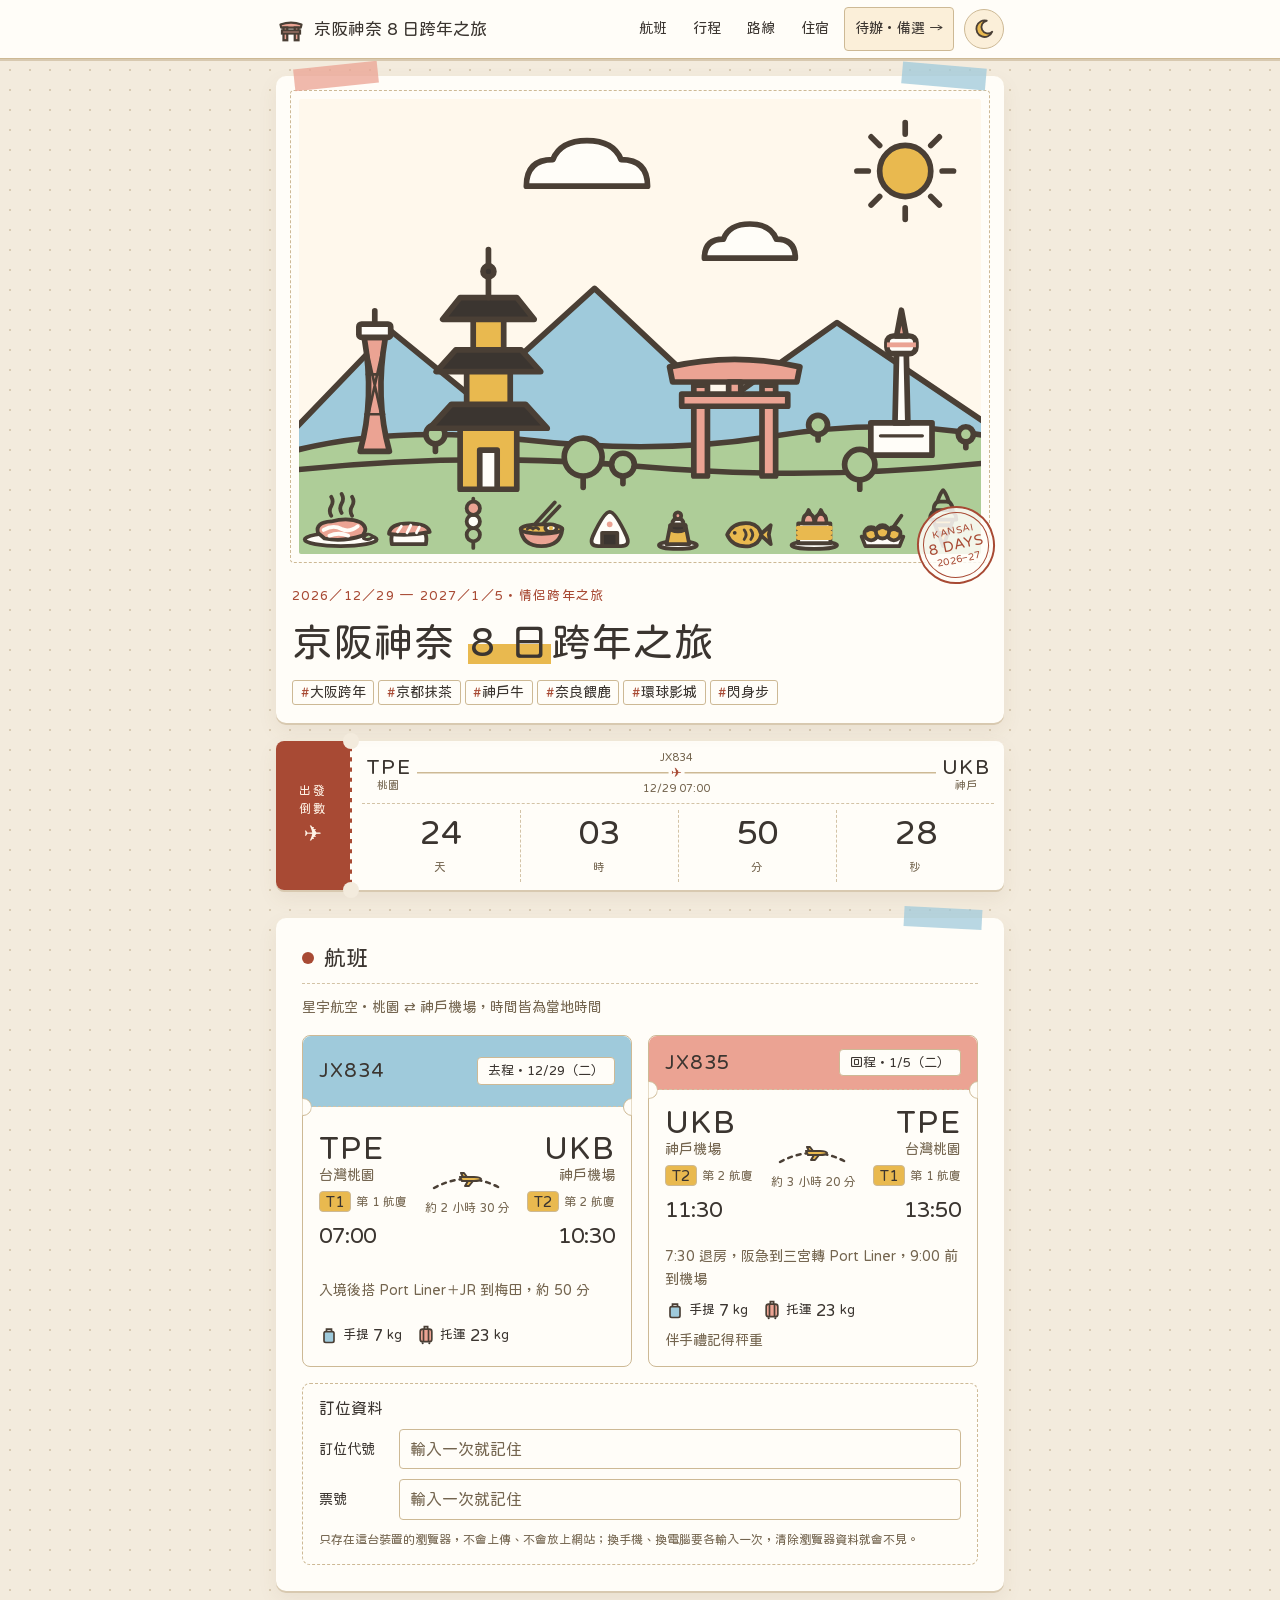
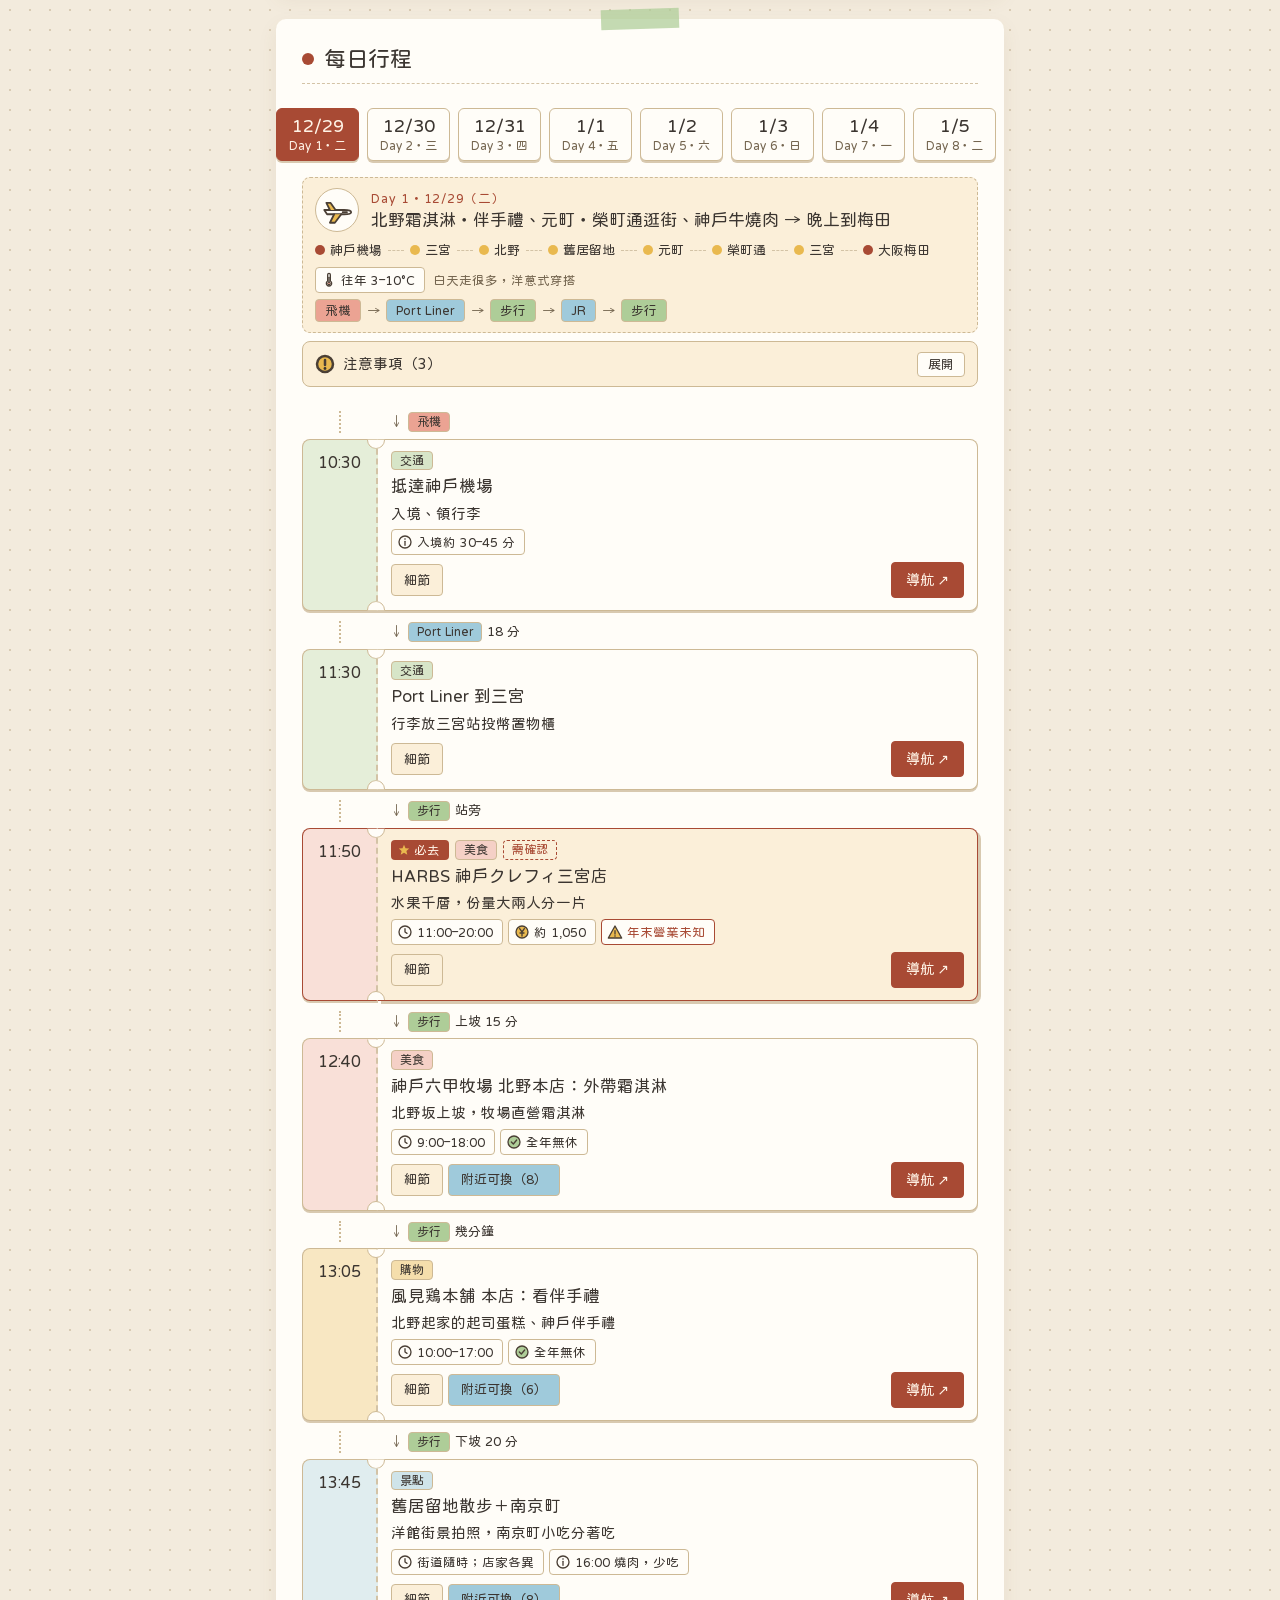
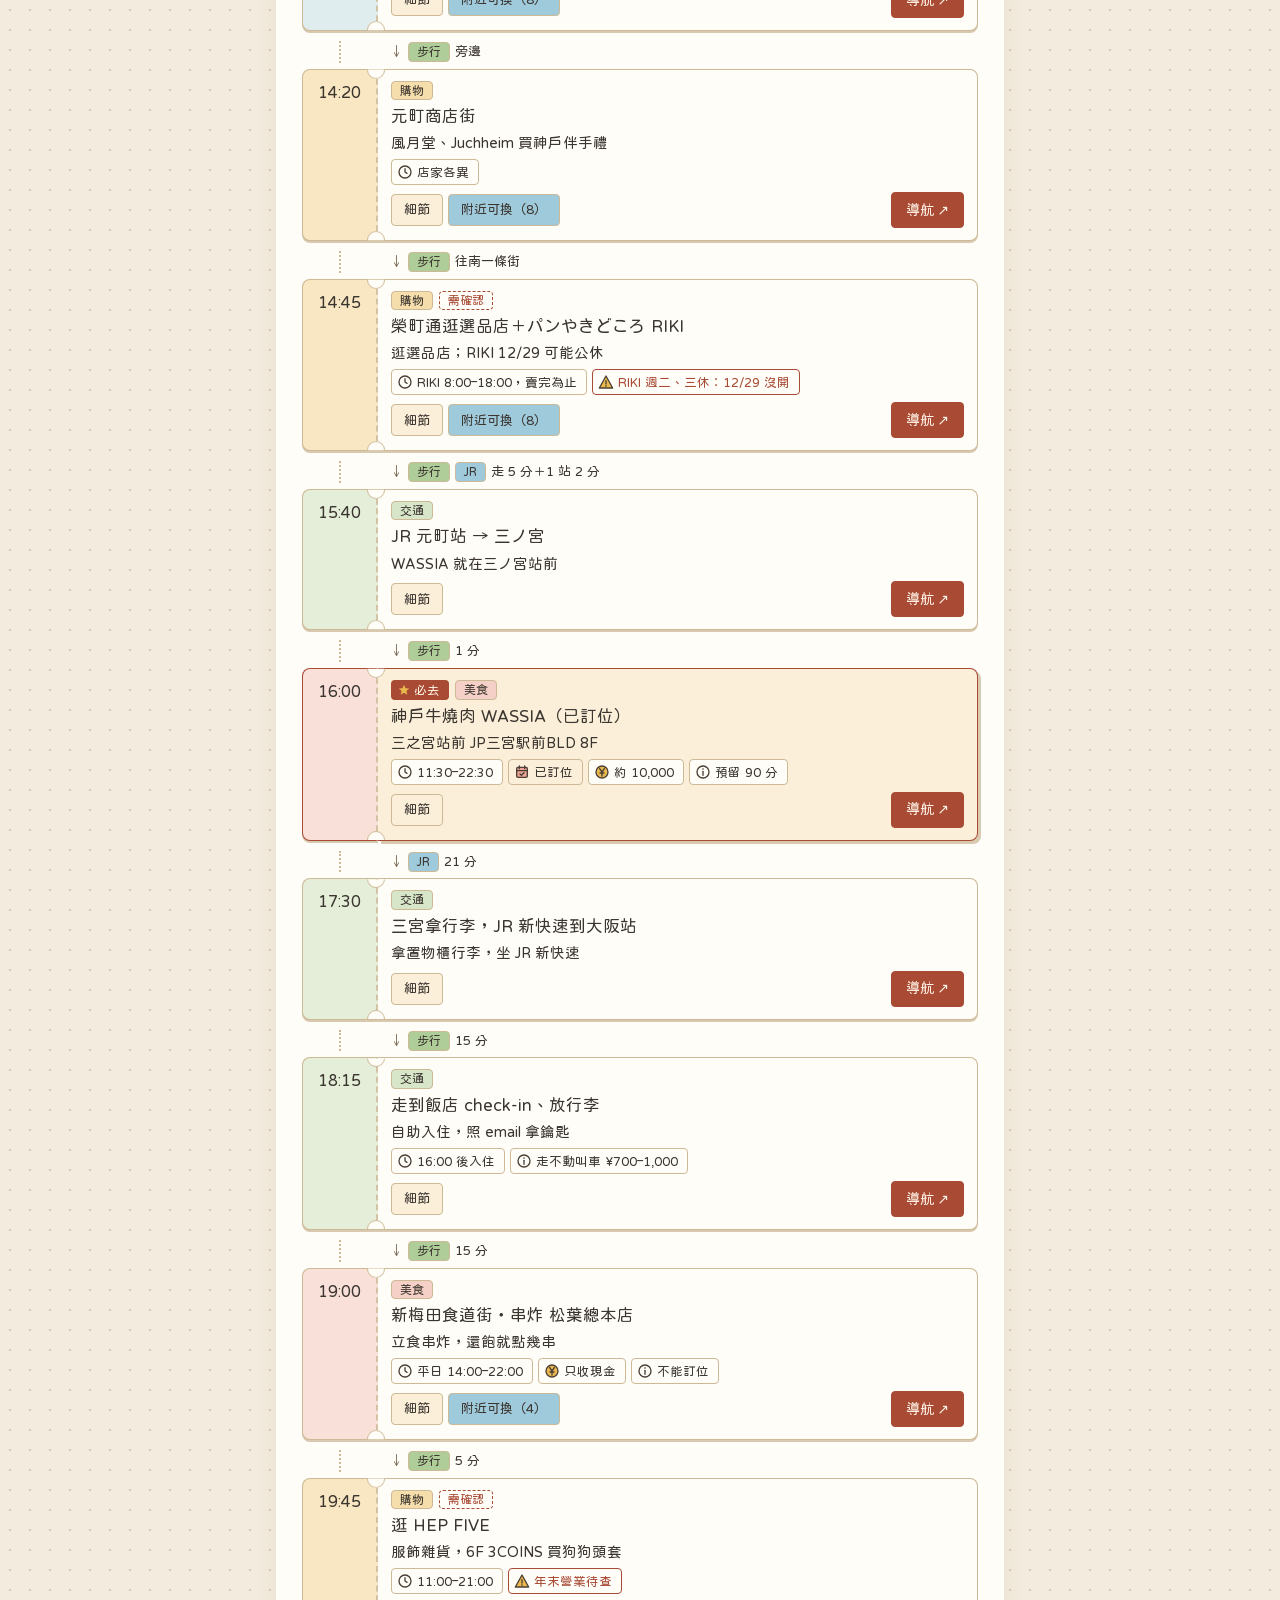
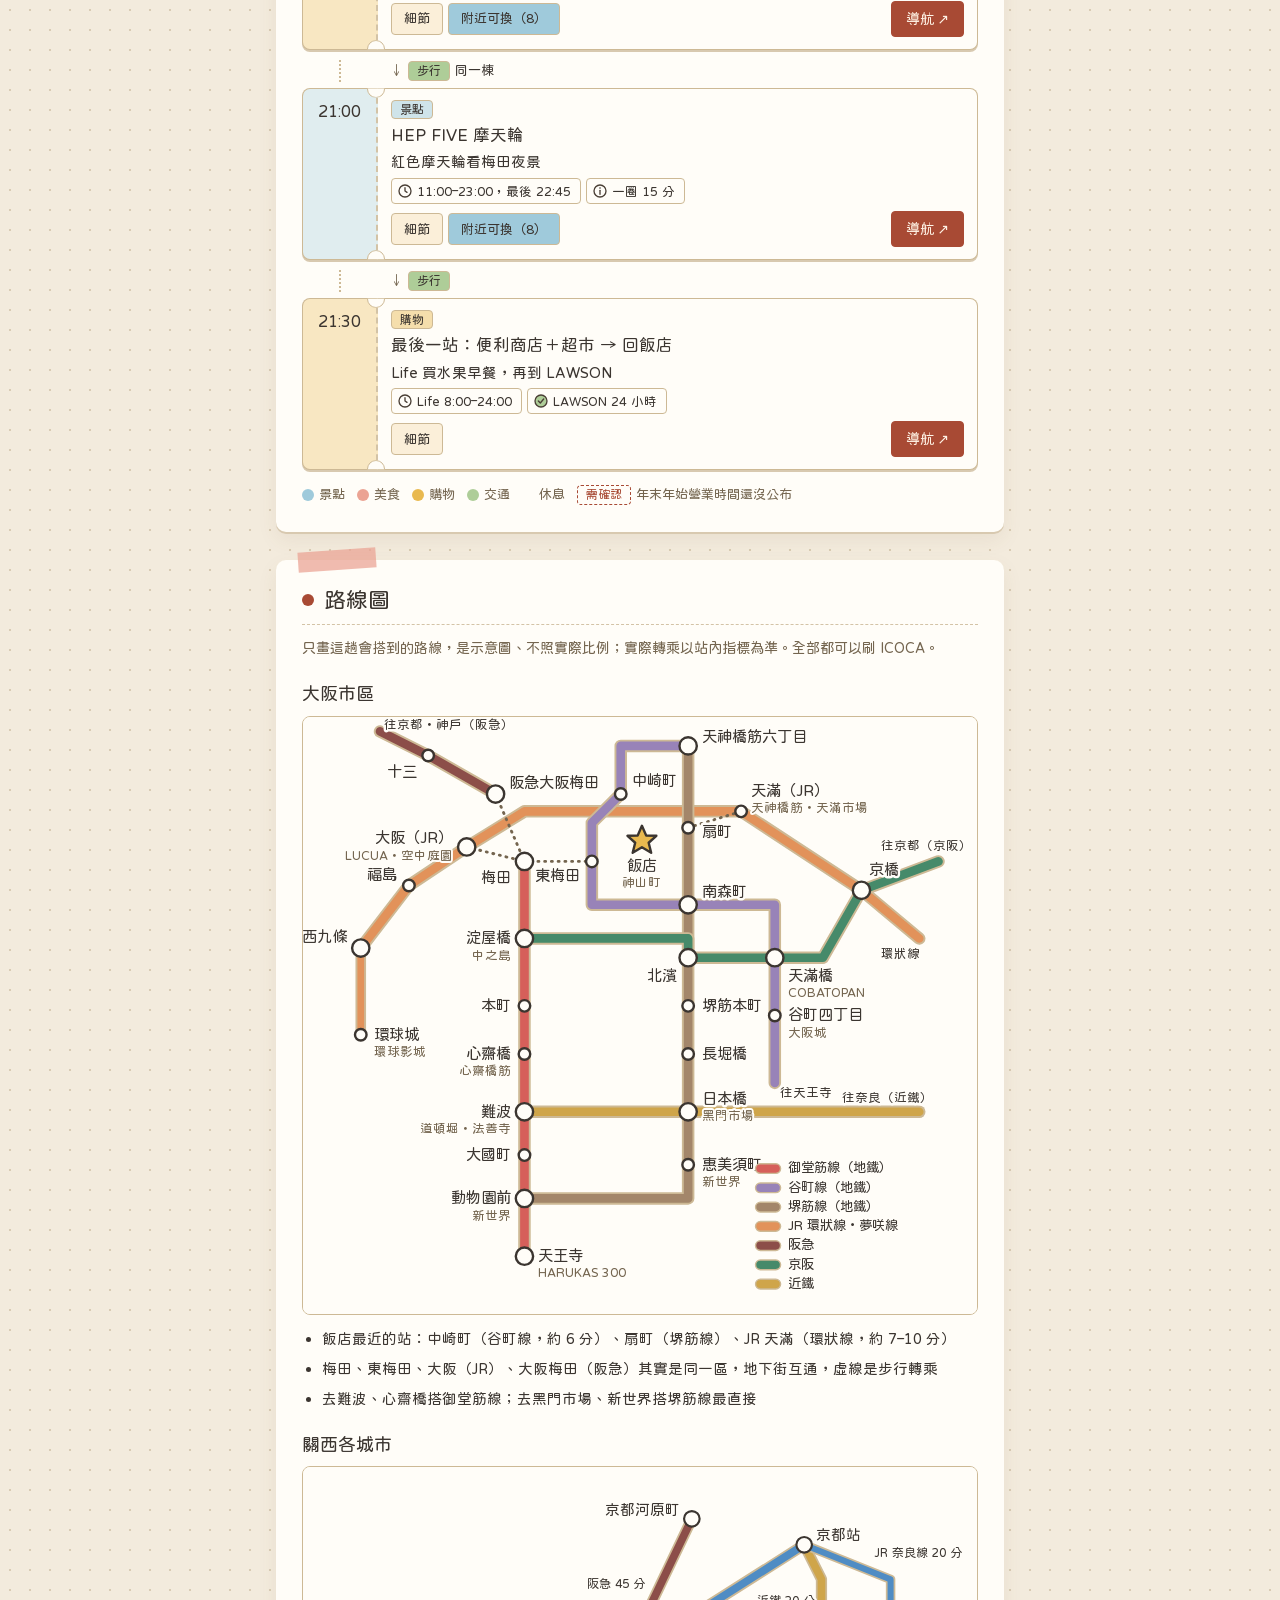
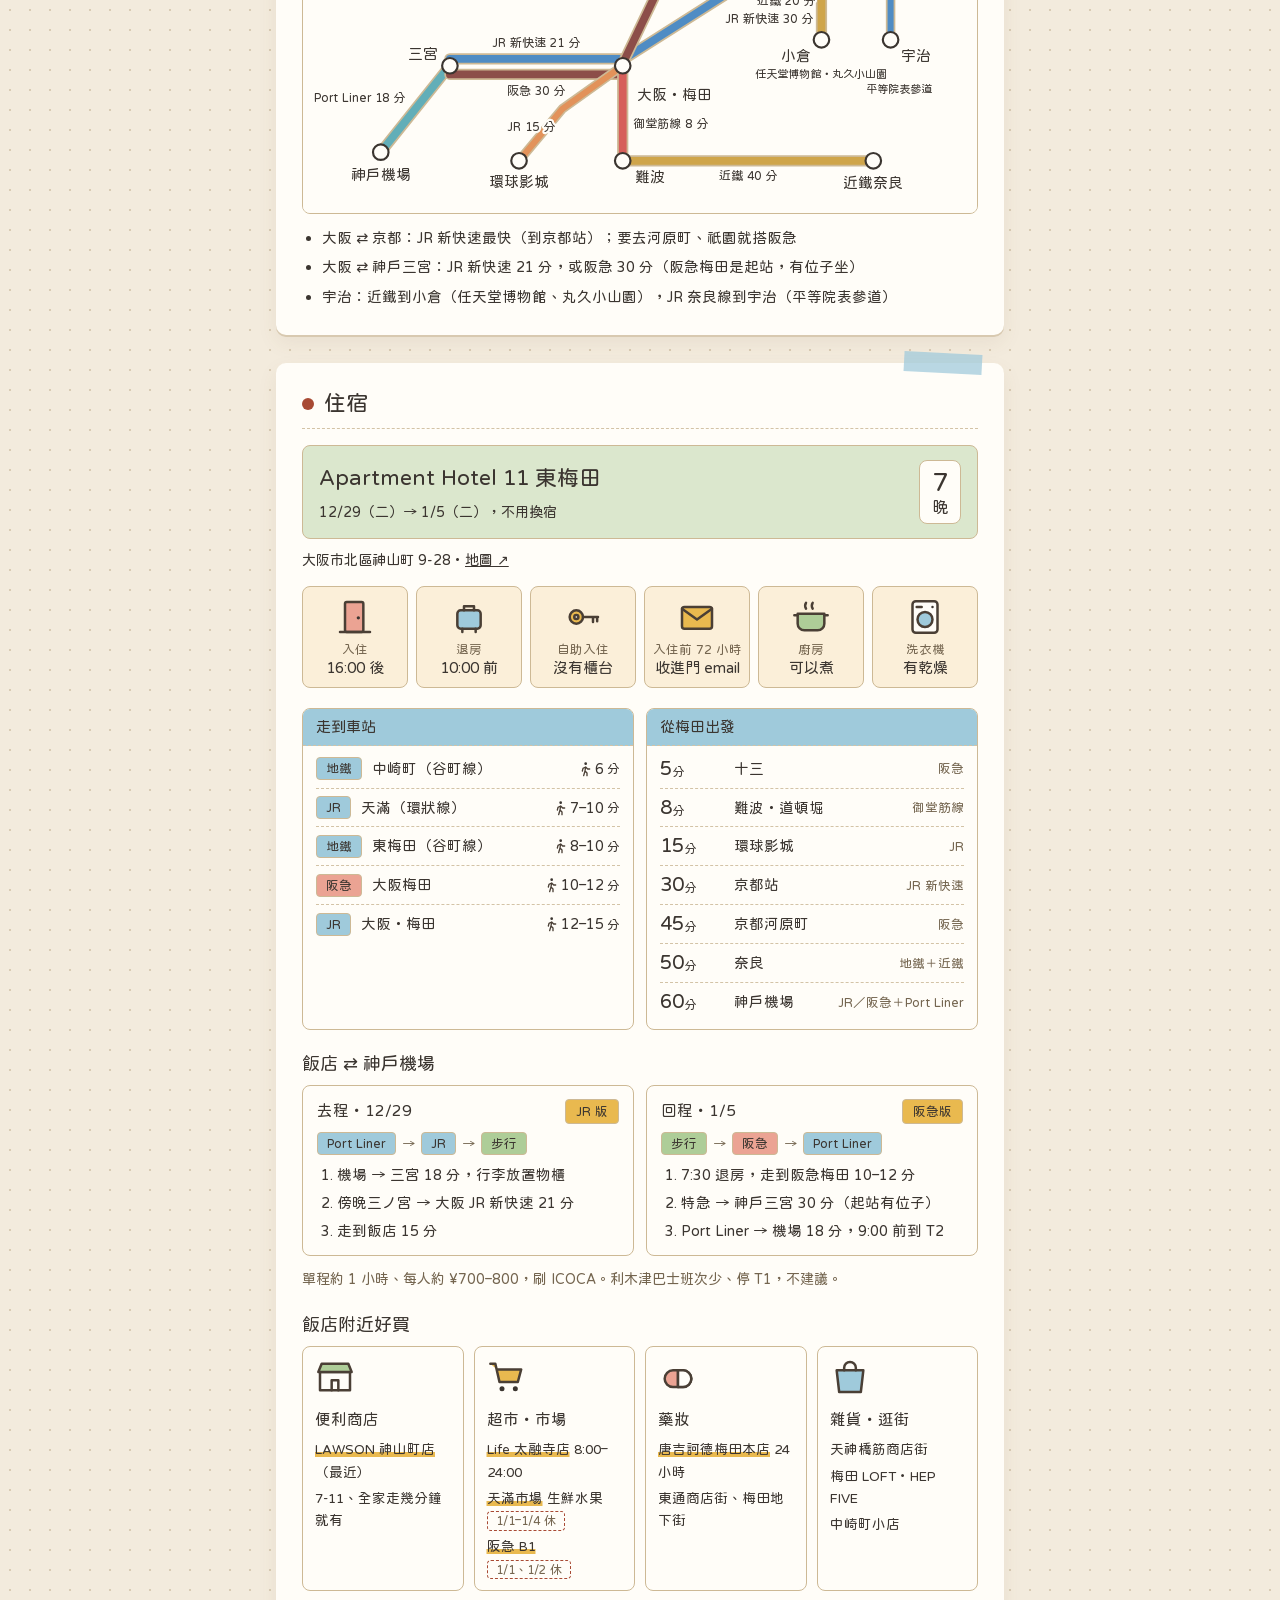
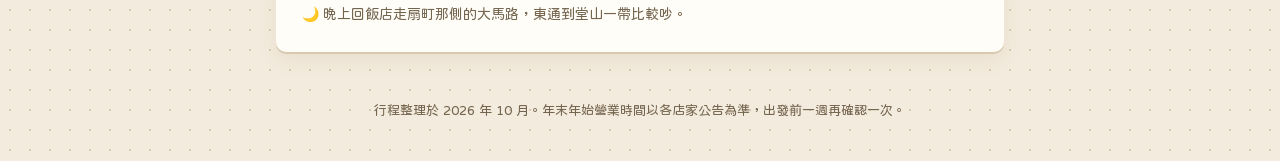
<file: index.html>
<!doctype html>
<html lang="zh-Hant">
<head>
<meta charset="utf-8">
<meta name="viewport" content="width=device-width, initial-scale=1, viewport-fit=cover">
<title>京阪神奈 8 日跨年之旅</title>
<link rel="preload" href="fonts/huninn-subset.woff2" as="font" type="font/woff2" crossorigin>
<link rel="manifest" href="manifest.webmanifest">
<meta name="theme-color" content="#FFFCF6" media="(prefers-color-scheme: light)">
<meta name="theme-color" content="#1C1E21" media="(prefers-color-scheme: dark)">
<meta http-equiv="Content-Security-Policy" content="default-src 'self'; script-src 'self' 'sha256-IT0HoeEzm6AF1MqxQjivAtl5rUuMGjeG6Ihgk0DU6sQ='; style-src 'self' 'unsafe-inline'; img-src 'self' data:; font-src 'self'; connect-src 'self'; manifest-src 'self'; worker-src 'self'; object-src 'none'; base-uri 'self'; form-action 'none'">
<meta name="referrer" content="strict-origin-when-cross-origin">
<meta name="robots" content="noindex, nofollow">
<script>/* 先套用記住的深淺色，避免畫面閃一下 */try{var t=JSON.parse(localStorage.getItem("kansai8-theme"));if(t==="dark"||t==="light")document.documentElement.dataset.theme=t;}catch(e){}</script>
<link rel="icon" href="icons/icon-192.png" type="image/png">
<link rel="apple-touch-icon" href="icons/apple-touch-icon.png">
<meta name="apple-mobile-web-app-title" content="京阪神奈 8 日跨年之旅">
<link rel="stylesheet" href="css/style.css">

</head>
<body>
<nav class="nav" aria-label="主選單">
  <div class="nav-in">
    <a class="brand" aria-label="京阪神奈 8 日跨年之旅" href="#home" style="text-decoration:none">
      <svg viewBox="0 0 40 40" aria-hidden="true"><g class="anim">
        <path d="M6 14 Q20 9 34 14 L33 18 L7 18 Z" fill="#F2A497" stroke="#3E3A39" stroke-width="3" stroke-linejoin="round"/>
        <rect x="10" y="18" width="5" height="17" fill="#F2A497" stroke="#3E3A39" stroke-width="3"/>
        <rect x="25" y="18" width="5" height="17" fill="#F2A497" stroke="#3E3A39" stroke-width="3"/>
        <rect x="8" y="22" width="24" height="4" fill="#F2A497" stroke="#3E3A39" stroke-width="3"/>
      </g></svg>
      <span class="brand-t">京阪神奈 8 日跨年之旅</span>
    </a>
    <div class="nav-links">
      <a href="#flight">航班</a>
      <a href="#days">行程</a>
      <a href="#maps">路線</a>
      <a href="#stay">住宿</a>
      <a class="nav-page" href="prep.html">待辦・備選<span class="nav-arrow"> →</span></a>
    </div>
    <button class="theme-btn" type="button" id="theme-btn" aria-label="切換深色／淺色">
      <svg class="moon" viewBox="0 0 24 24" aria-hidden="true"><path d="M15 3 A9 9 0 1 0 21 15 A7 7 0 1 1 15 3 Z" fill="#F6D27A" stroke="#3E3A39" stroke-width="2" stroke-linejoin="round"/></svg>
      <svg class="sun" viewBox="0 0 24 24" aria-hidden="true"><g stroke="#3E3A39" stroke-width="2" stroke-linecap="round"><circle cx="12" cy="12" r="5" fill="#F6D27A"/><path d="M12 2v2M12 20v2M2 12h2M20 12h2M5 5l1.4 1.4M17.6 17.6 19 19M5 19l1.4-1.4M17.6 6.4 19 5"/></g></svg>
    </button>
  </div>
</nav>

<main>
  <!-- 首頁 -->
  <section id="home" class="hero">
    <div class="page hero-card">
      <span class="tape l" aria-hidden="true"></span><span class="tape r" aria-hidden="true"></span>
      <div class="photo">
    <div class="art-slot" data-art="hero"></div>
        <div class="stamp" aria-hidden="true"><div>KANSAI<b>8 DAYS</b>2026–27</div></div>
      </div>
      <div class="hero-body">
        <p class="eyebrow">2026／12／29 — 2027／1／5・情侶跨年之旅</p>
        <h1>京阪神奈 <span class="hl">8 日</span>跨年之旅</h1>
        <ul class="hero-tags" aria-label="旅程重點">
          <li>大阪跨年</li><li>京都抹茶</li><li>神戶牛</li><li>奈良餵鹿</li><li>環球影城</li><li>閃身步</li>
        </ul>
      </div>
    </div>
    <div class="pass" aria-label="出發倒數">
      <div class="pass-stub" aria-hidden="true">出發<br>倒數<b>✈</b></div>
      <div class="pass-body">
        <div class="pass-route">
          <span class="pt"><strong>TPE</strong><small>桃園</small></span>
          <span class="fl">JX834<i aria-hidden="true"></i>12/29 07:00</span>
          <span class="pt"><strong>UKB</strong><small>神戶</small></span>
        </div>
        <div class="count" id="count" aria-live="polite">
          <div class="cell"><b id="cd-d">--</b><span>天</span></div>
          <div class="cell"><b id="cd-h">--</b><span>時</span></div>
          <div class="cell"><b id="cd-m">--</b><span>分</span></div>
          <div class="cell"><b id="cd-s">--</b><span>秒</span></div>
        </div>
        <p class="count-note" id="count-note"></p>
      </div>
    </div>
  </section>

  <!-- 航班 -->
  <section id="flight" class="page">
    <div class="sec-head"><span class="dot" style="background:var(--mizu)"></span><h2>航班</h2></div>
    <p class="sec-sub">星宇航空・桃園 ⇄ 神戶機場，時間皆為當地時間</p>
    <div class="flights">
      <article class="ticket go">
        <div class="ticket-top"><span class="no">JX834</span><span class="tag">去程・12/29（二）</span></div>
        <div class="ticket-mid">
          <div class="port"><span class="code">TPE</span><span class="city">台灣桃園</span><span class="term"><b>T1</b>第 1 航廈</span><span class="time">07:00</span></div>
          <div class="path">
            <svg viewBox="0 0 74 28" aria-hidden="true"><path d="M4 20 Q37 2 70 20" fill="none" stroke="#3E3A39" stroke-width="2.5" stroke-dasharray="4 5" stroke-linecap="round"/><path d="M30 9 L44 9 Q50 9 51 11 Q50 13 44 13 L32 13 Z M38 13 L35 18 L39 18 L43 13 M33 9 L31 5 L34 5 L37 9" fill="#F6D27A" stroke="#3E3A39" stroke-width="2" stroke-linejoin="round"/></svg>
            <span>約 2 小時 30 分</span>
          </div>
          <div class="port to"><span class="code">UKB</span><span class="city">神戶機場</span><span class="term"><b>T2</b>第 2 航廈</span><span class="time">10:30</span></div>
        </div>
        <div class="ticket-foot"><span>入境後搭 Port Liner＋JR 到梅田，約 50 分</span><span class="bag"><svg viewBox="0 0 24 24" aria-hidden="true"><rect x="6" y="8" width="12" height="13" rx="2" fill="#A8D3E6" stroke="#3E3A39" stroke-width="2"/><path d="M9 8V5h6v3" fill="none" stroke="#3E3A39" stroke-width="2"/></svg>手提 <b>7</b> kg</span><span class="bag"><svg viewBox="0 0 24 24" aria-hidden="true"><rect x="5" y="5" width="14" height="15" rx="3" fill="#F2A497" stroke="#3E3A39" stroke-width="2"/><path d="M10 5V2h4v3M9 5v15M15 5v15" fill="none" stroke="#3E3A39" stroke-width="2"/><circle cx="8" cy="22" r="1.2" fill="#3E3A39"/><circle cx="16" cy="22" r="1.2" fill="#3E3A39"/></svg>托運 <b>23</b> kg</span></div>
      </article>
      <article class="ticket back">
        <div class="ticket-top"><span class="no">JX835</span><span class="tag">回程・1/5（二）</span></div>
        <div class="ticket-mid">
          <div class="port"><span class="code">UKB</span><span class="city">神戶機場</span><span class="term"><b>T2</b>第 2 航廈</span><span class="time">11:30</span></div>
          <div class="path">
            <svg viewBox="0 0 74 28" aria-hidden="true"><path d="M4 20 Q37 2 70 20" fill="none" stroke="#3E3A39" stroke-width="2.5" stroke-dasharray="4 5" stroke-linecap="round"/><path d="M30 9 L44 9 Q50 9 51 11 Q50 13 44 13 L32 13 Z M38 13 L35 18 L39 18 L43 13 M33 9 L31 5 L34 5 L37 9" fill="#F6D27A" stroke="#3E3A39" stroke-width="2" stroke-linejoin="round"/></svg>
            <span>約 3 小時 20 分</span>
          </div>
          <div class="port to"><span class="code">TPE</span><span class="city">台灣桃園</span><span class="term"><b>T1</b>第 1 航廈</span><span class="time">13:50</span></div>
        </div>
        <div class="ticket-foot"><span>7:30 退房，阪急到三宮轉 Port Liner，9:00 前到機場</span><span class="bag"><svg viewBox="0 0 24 24" aria-hidden="true"><rect x="6" y="8" width="12" height="13" rx="2" fill="#A8D3E6" stroke="#3E3A39" stroke-width="2"/><path d="M9 8V5h6v3" fill="none" stroke="#3E3A39" stroke-width="2"/></svg>手提 <b>7</b> kg</span><span class="bag"><svg viewBox="0 0 24 24" aria-hidden="true"><rect x="5" y="5" width="14" height="15" rx="3" fill="#F2A497" stroke="#3E3A39" stroke-width="2"/><path d="M10 5V2h4v3M9 5v15M15 5v15" fill="none" stroke="#3E3A39" stroke-width="2"/><circle cx="8" cy="22" r="1.2" fill="#3E3A39"/><circle cx="16" cy="22" r="1.2" fill="#3E3A39"/></svg>托運 <b>23</b> kg</span><span>伴手禮記得秤重</span></div>
      </article>
    </div>
    <div class="booking" id="booking">
      <h3>訂位資料</h3>
      <label><span>訂位代號</span><input id="bk-pnr" autocomplete="off" autocapitalize="characters" spellcheck="false" placeholder="輸入一次就記住"></label>
      <label><span>票號</span><input id="bk-ticket" inputmode="numeric" autocomplete="off" spellcheck="false" placeholder="輸入一次就記住"></label>
      <p class="booking-note">只存在這台裝置的瀏覽器，不會上傳、不會放上網站；換手機、換電腦要各輸入一次，清除瀏覽器資料就會不見。</p>
    </div>
  </section>

  <!-- 每日行程 -->
  <section id="days" class="page">
    <div class="sec-head"><span class="dot" style="background:var(--yama)"></span><h2>每日行程</h2></div>
    <div class="tabs" role="tablist" aria-label="選擇日期" id="tabs"></div>
    <div id="day" role="tabpanel" aria-live="polite"></div>
    <div class="legend" aria-label="圖例">
      <span><i style="background:var(--mizu)"></i>景點</span>
      <span><i style="background:var(--coral)"></i>美食</span>
      <span><i style="background:var(--yama)"></i>購物</span>
      <span><i style="background:var(--take)"></i>交通</span>
      <span><i style="background:var(--paper)"></i>休息</span>
      <span><span class="warn">需確認</span>年末年始營業時間還沒公布</span>
    </div>
  </section>

  <!-- 路線圖 -->
  <section id="maps" class="page">
    <div class="sec-head"><span class="dot" style="background:var(--mizu)"></span><h2>路線圖</h2></div>
    <p class="sec-sub">只畫這趟會搭到的路線，是示意圖、不照實際比例；實際轉乘以站內指標為準。全部都可以刷 ICOCA。</p>
    <p class="map-hint">← 圖可以左右滑動 →</p>
    <h3 class="stay-h">大阪市區</h3>
    <div class="map-wrap"><div class="art-slot" data-art="map1"></div></div>
    <ul class="stay-list">
      <li>飯店最近的站：中崎町（谷町線，約 6 分）、扇町（堺筋線）、JR 天滿（環狀線，約 7–10 分）</li>
      <li>梅田、東梅田、大阪（JR）、大阪梅田（阪急）其實是同一區，地下街互通，虛線是步行轉乘</li>
      <li>去難波、心齋橋搭御堂筋線；去黑門市場、新世界搭堺筋線最直接</li>
    </ul>
    <h3 class="stay-h">關西各城市</h3>
    <div class="map-wrap"><div class="art-slot" data-art="map2"></div></div>
    <ul class="stay-list">
      <li>大阪 ⇄ 京都：JR 新快速最快（到京都站）；要去河原町、祇園就搭阪急</li>
      <li>大阪 ⇄ 神戶三宮：JR 新快速 21 分，或阪急 30 分（阪急梅田是起站，有位子坐）</li>
      <li>宇治：近鐵到小倉（任天堂博物館、丸久小山園），JR 奈良線到宇治（平等院表參道）</li>
    </ul>
  </section>

  <!-- 住宿 -->
  <section id="stay" class="page">
    <div class="sec-head"><span class="dot" style="background:var(--coral)"></span><h2>住宿</h2></div>
    <div class="stay-main">
      <span class="big">Apartment Hotel 11 東梅田</span>
      <span class="nights"><b>7</b>晚</span>
      <span class="sub">12/29（二）→ 1/5（二），不用換宿</span>
    </div>
    <p class="stay-addr">大阪市北區神山町 9-28・<a href="https://www.google.com/maps/search/?api=1&amp;query=Apartment+Hotel+11+Higashi+Umeda" target="_blank" rel="noopener">地圖 ↗</a></p>

    <div class="stay-tiles">
      <div class="stay-tile"><svg viewBox="0 0 48 48" aria-hidden="true"><rect x="12" y="6" width="22" height="36" rx="2" fill="#F2A497" stroke="#3E3A39" stroke-width="3" stroke-linejoin="round" stroke-linecap="round"/><circle cx="28" cy="25" r="2" fill="#3E3A39"/><path d="M6 42h36" fill="none" stroke="#3E3A39" stroke-width="3" stroke-linejoin="round" stroke-linecap="round"/></svg><span class="k">入住</span><span class="v">16:00 後</span></div>
      <div class="stay-tile"><svg viewBox="0 0 48 48" aria-hidden="true"><rect x="10" y="16" width="28" height="22" rx="4" fill="#A8D3E6" stroke="#3E3A39" stroke-width="3" stroke-linejoin="round" stroke-linecap="round"/><path d="M18 16v-5h12v5M16 38v4M32 38v4" fill="none" stroke="#3E3A39" stroke-width="3" stroke-linejoin="round" stroke-linecap="round"/></svg><span class="k">退房</span><span class="v">10:00 前</span></div>
      <div class="stay-tile"><svg viewBox="0 0 48 48" aria-hidden="true"><circle cx="16" cy="24" r="8" fill="#F6D27A" stroke="#3E3A39" stroke-width="3" stroke-linejoin="round" stroke-linecap="round"/><circle cx="16" cy="24" r="2.5" fill="#FFFCF6" stroke="#3E3A39" stroke-width="3" stroke-linejoin="round" stroke-linecap="round"/><path d="M24 24h18M36 24v6M41 24v5" fill="none" stroke="#3E3A39" stroke-width="3" stroke-linejoin="round" stroke-linecap="round"/></svg><span class="k">自助入住</span><span class="v">沒有櫃台</span></div>
      <div class="stay-tile"><svg viewBox="0 0 48 48" aria-hidden="true"><rect x="6" y="12" width="36" height="26" rx="3" fill="#F6D27A" stroke="#3E3A39" stroke-width="3" stroke-linejoin="round" stroke-linecap="round"/><path d="M6 14l18 13 18-13" fill="none" stroke="#3E3A39" stroke-width="3" stroke-linejoin="round" stroke-linecap="round"/></svg><span class="k">入住前 72 小時</span><span class="v">收進門 email</span></div>
      <div class="stay-tile"><svg viewBox="0 0 48 48" aria-hidden="true"><path d="M8 20h32v12a8 8 0 0 1-8 8H16a8 8 0 0 1-8-8Z" fill="#B9DAA5" stroke="#3E3A39" stroke-width="3" stroke-linejoin="round" stroke-linecap="round"/><path d="M4 22h4M40 22h4M18 14q-2-4 0-7M26 14q-2-4 0-7" fill="none" stroke="#3E3A39" stroke-width="3" stroke-linejoin="round" stroke-linecap="round"/></svg><span class="k">廚房</span><span class="v">可以煮</span></div>
      <div class="stay-tile"><svg viewBox="0 0 48 48" aria-hidden="true"><rect x="9" y="5" width="30" height="38" rx="4" fill="#FFFCF6" stroke="#3E3A39" stroke-width="3" stroke-linejoin="round" stroke-linecap="round"/><circle cx="24" cy="27" r="9" fill="#A8D3E6" stroke="#3E3A39" stroke-width="3" stroke-linejoin="round" stroke-linecap="round"/><path d="M14 12h6" fill="none" stroke="#3E3A39" stroke-width="3" stroke-linejoin="round" stroke-linecap="round"/><circle cx="33" cy="12" r="1.5" fill="#3E3A39"/></svg><span class="k">洗衣機</span><span class="v">有乾燥</span></div>
    </div>

    <div class="stay-two">
      <div class="access">
        <h3>走到車站</h3>
        <ul class="st-list">
        <li><span class="tt tt-地鐵">地鐵</span><span class="nm">中崎町（谷町線）</span><span class="mins"><svg class="walk" viewBox="0 0 24 24" aria-hidden="true"><circle cx="13" cy="4" r="2" fill="#3E3A39"/><path d="M10 22l2-7 3 3v4M12 15l1-6 3 3h3M13 9l-4 2-1 4" fill="none" stroke="#3E3A39" stroke-width="2" stroke-linecap="round" stroke-linejoin="round"/></svg>6</span></li>
        <li><span class="tt tt-JR">JR</span><span class="nm">天滿（環狀線）</span><span class="mins"><svg class="walk" viewBox="0 0 24 24" aria-hidden="true"><circle cx="13" cy="4" r="2" fill="#3E3A39"/><path d="M10 22l2-7 3 3v4M12 15l1-6 3 3h3M13 9l-4 2-1 4" fill="none" stroke="#3E3A39" stroke-width="2" stroke-linecap="round" stroke-linejoin="round"/></svg>7–10</span></li>
        <li><span class="tt tt-地鐵">地鐵</span><span class="nm">東梅田（谷町線）</span><span class="mins"><svg class="walk" viewBox="0 0 24 24" aria-hidden="true"><circle cx="13" cy="4" r="2" fill="#3E3A39"/><path d="M10 22l2-7 3 3v4M12 15l1-6 3 3h3M13 9l-4 2-1 4" fill="none" stroke="#3E3A39" stroke-width="2" stroke-linecap="round" stroke-linejoin="round"/></svg>8–10</span></li>
        <li><span class="tt tt-阪急">阪急</span><span class="nm">大阪梅田</span><span class="mins"><svg class="walk" viewBox="0 0 24 24" aria-hidden="true"><circle cx="13" cy="4" r="2" fill="#3E3A39"/><path d="M10 22l2-7 3 3v4M12 15l1-6 3 3h3M13 9l-4 2-1 4" fill="none" stroke="#3E3A39" stroke-width="2" stroke-linecap="round" stroke-linejoin="round"/></svg>10–12</span></li>
        <li><span class="tt tt-JR">JR</span><span class="nm">大阪・梅田</span><span class="mins"><svg class="walk" viewBox="0 0 24 24" aria-hidden="true"><circle cx="13" cy="4" r="2" fill="#3E3A39"/><path d="M10 22l2-7 3 3v4M12 15l1-6 3 3h3M13 9l-4 2-1 4" fill="none" stroke="#3E3A39" stroke-width="2" stroke-linecap="round" stroke-linejoin="round"/></svg>12–15</span></li>
        </ul>
      </div>
      <div class="access">
        <h3>從梅田出發</h3>
        <ul class="dest-list">
        <li><span class="mins-big">5<small>分</small></span><span class="nm">十三</span><span class="how">阪急</span></li>
        <li><span class="mins-big">8<small>分</small></span><span class="nm">難波・道頓堀</span><span class="how">御堂筋線</span></li>
        <li><span class="mins-big">15<small>分</small></span><span class="nm">環球影城</span><span class="how">JR</span></li>
        <li><span class="mins-big">30<small>分</small></span><span class="nm">京都站</span><span class="how">JR 新快速</span></li>
        <li><span class="mins-big">45<small>分</small></span><span class="nm">京都河原町</span><span class="how">阪急</span></li>
        <li><span class="mins-big">50<small>分</small></span><span class="nm">奈良</span><span class="how">地鐵＋近鐵</span></li>
        <li><span class="mins-big">60<small>分</small></span><span class="nm">神戶機場</span><span class="how">JR／阪急＋Port Liner</span></li>
        </ul>
      </div>
    </div>

    <h3 class="stay-h">飯店 ⇄ 神戶機場</h3>
    <div class="routes">
      <article class="route-card">
        <div class="route-top"><span>去程・12/29</span><span class="lbl">JR 版</span></div>
        <div class="route">
          <span class="tt tt-PortLiner">Port Liner</span><span class="arrow">→</span><span class="tt tt-JR">JR</span><span class="arrow">→</span><span class="tt tt-步行">步行</span>
        </div>
        <ol>
          <li>機場 → 三宮 18 分，行李放置物櫃</li>
          <li>傍晚三ノ宮 → 大阪 JR 新快速 21 分</li>
          <li>走到飯店 15 分</li>
        </ol>
      </article>
      <article class="route-card">
        <div class="route-top"><span>回程・1/5</span><span class="lbl">阪急版</span></div>
        <div class="route">
          <span class="tt tt-步行">步行</span><span class="arrow">→</span><span class="tt tt-阪急">阪急</span><span class="arrow">→</span><span class="tt tt-PortLiner">Port Liner</span>
        </div>
        <ol>
          <li>7:30 退房，走到阪急梅田 10–12 分</li>
          <li>特急 → 神戶三宮 30 分（起站有位子）</li>
          <li>Port Liner → 機場 18 分，9:00 前到 T2</li>
        </ol>
      </article>
    </div>
    <p class="stay-note">單程約 1 小時、每人約 ¥700–800，刷 ICOCA。利木津巴士班次少、停 T1，不建議。</p>

    <h3 class="stay-h">飯店附近好買</h3>
    <div class="shop-tiles">
      <div class="shop-tile"><svg viewBox="0 0 48 48" aria-hidden="true"><path d="M6 18h36v22H6Z" fill="#FFFCF6" stroke="#3E3A39" stroke-width="3" stroke-linejoin="round" stroke-linecap="round"/><path d="M4 18l4-10h32l4 10Z" fill="#B9DAA5" stroke="#3E3A39" stroke-width="3" stroke-linejoin="round" stroke-linecap="round"/><path d="M20 40V28h8v12" fill="none" stroke="#3E3A39" stroke-width="3" stroke-linejoin="round" stroke-linecap="round"/></svg><h4>便利商店</h4><ul><li><b>LAWSON 神山町店</b>（最近）</li><li>7-11、全家走幾分鐘就有</li></ul></div>
      <div class="shop-tile"><svg viewBox="0 0 48 48" aria-hidden="true"><path d="M4 8h6l5 22h22l4-15H12" fill="#F6D27A" stroke="#3E3A39" stroke-width="3" stroke-linejoin="round" stroke-linecap="round"/><circle cx="18" cy="38" r="3" fill="#3E3A39"/><circle cx="34" cy="38" r="3" fill="#3E3A39"/></svg><h4>超市・市場</h4><ul><li><b>Life 太融寺店</b> 8:00–24:00</li><li><b>天滿市場</b> 生鮮水果 <span class="warn">1/1–1/4 休</span></li><li><b>阪急 B1</b> <span class="warn">1/1、1/2 休</span></li></ul></div>
      <div class="shop-tile"><svg viewBox="0 0 48 48" aria-hidden="true"><rect x="8" y="16" width="32" height="20" rx="10" fill="#F2A497" stroke="#3E3A39" stroke-width="3" stroke-linejoin="round" stroke-linecap="round"/><path d="M24 16v20" fill="none" stroke="#3E3A39" stroke-width="3" stroke-linejoin="round" stroke-linecap="round"/><path d="M24 16h6a10 10 0 0 1 0 20h-6Z" fill="#FFFCF6" stroke="#3E3A39" stroke-width="3" stroke-linejoin="round" stroke-linecap="round"/></svg><h4>藥妝</h4><ul><li><b>唐吉訶德梅田本店</b> 24 小時</li><li>東通商店街、梅田地下街</li></ul></div>
      <div class="shop-tile"><svg viewBox="0 0 48 48" aria-hidden="true"><path d="M8 16h32l-3 26H11Z" fill="#A8D3E6" stroke="#3E3A39" stroke-width="3" stroke-linejoin="round" stroke-linecap="round"/><path d="M17 16v-3a7 7 0 0 1 14 0v3" fill="none" stroke="#3E3A39" stroke-width="3" stroke-linejoin="round" stroke-linecap="round"/></svg><h4>雜貨・逛街</h4><ul><li>天神橋筋商店街</li><li>梅田 LOFT・HEP FIVE</li><li>中崎町小店</li></ul></div>
    </div>
    <p class="stay-note">🌙 晚上回飯店走扇町那側的大馬路，東通到堂山一帶比較吵。</p>
  </section>
</main>

<footer>行程整理於 2026 年 10 月。年末年始營業時間以各店家公告為準，出發前一週再確認一次。</footer>

<script src="js/icons.js"></script>
<script src="js/art.js"></script>
<script src="js/data/days.js"></script>
<script src="js/data/todos.js"></script>
<script src="js/data/plans.js"></script>
<script src="js/data/spots.js"></script>
<script src="js/data/foods.js"></script>
<script src="js/data/ll.js"></script>
<script src="js/main.js"></script>

</body>
</html>
</file>
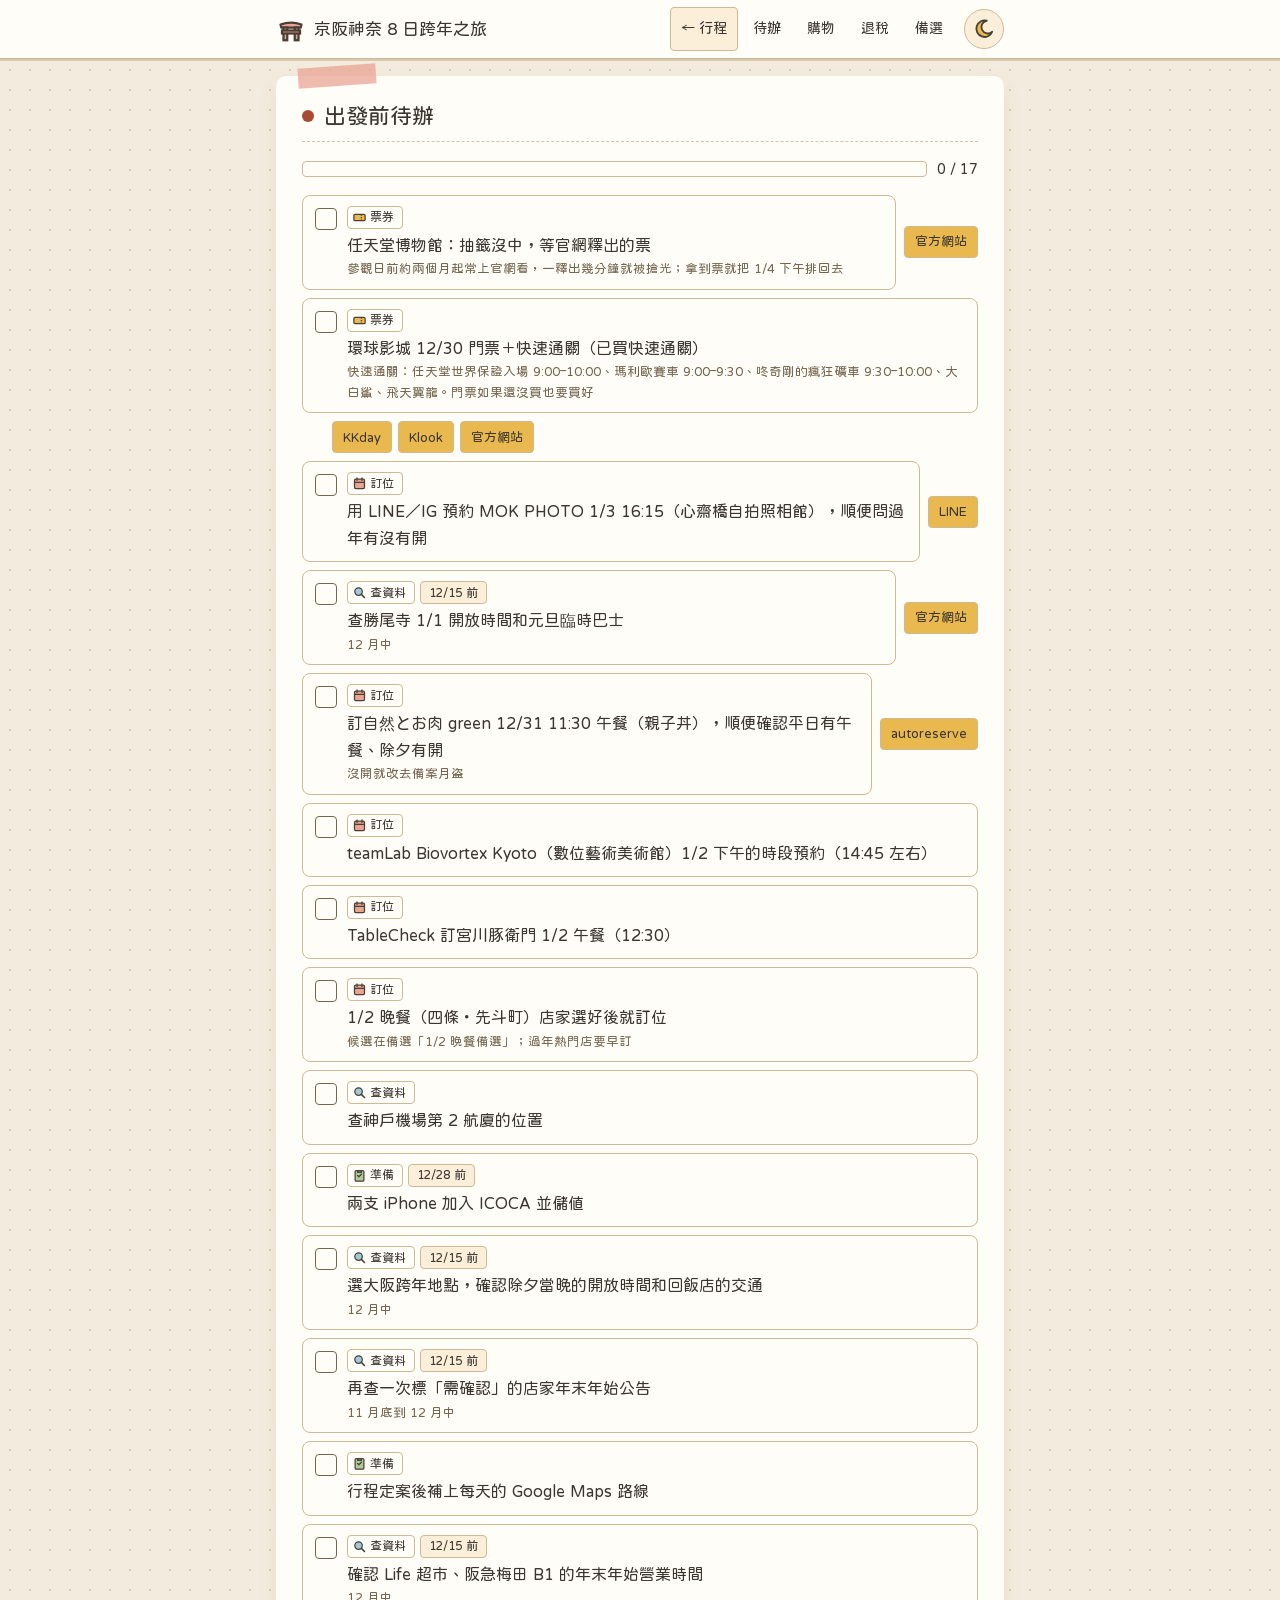
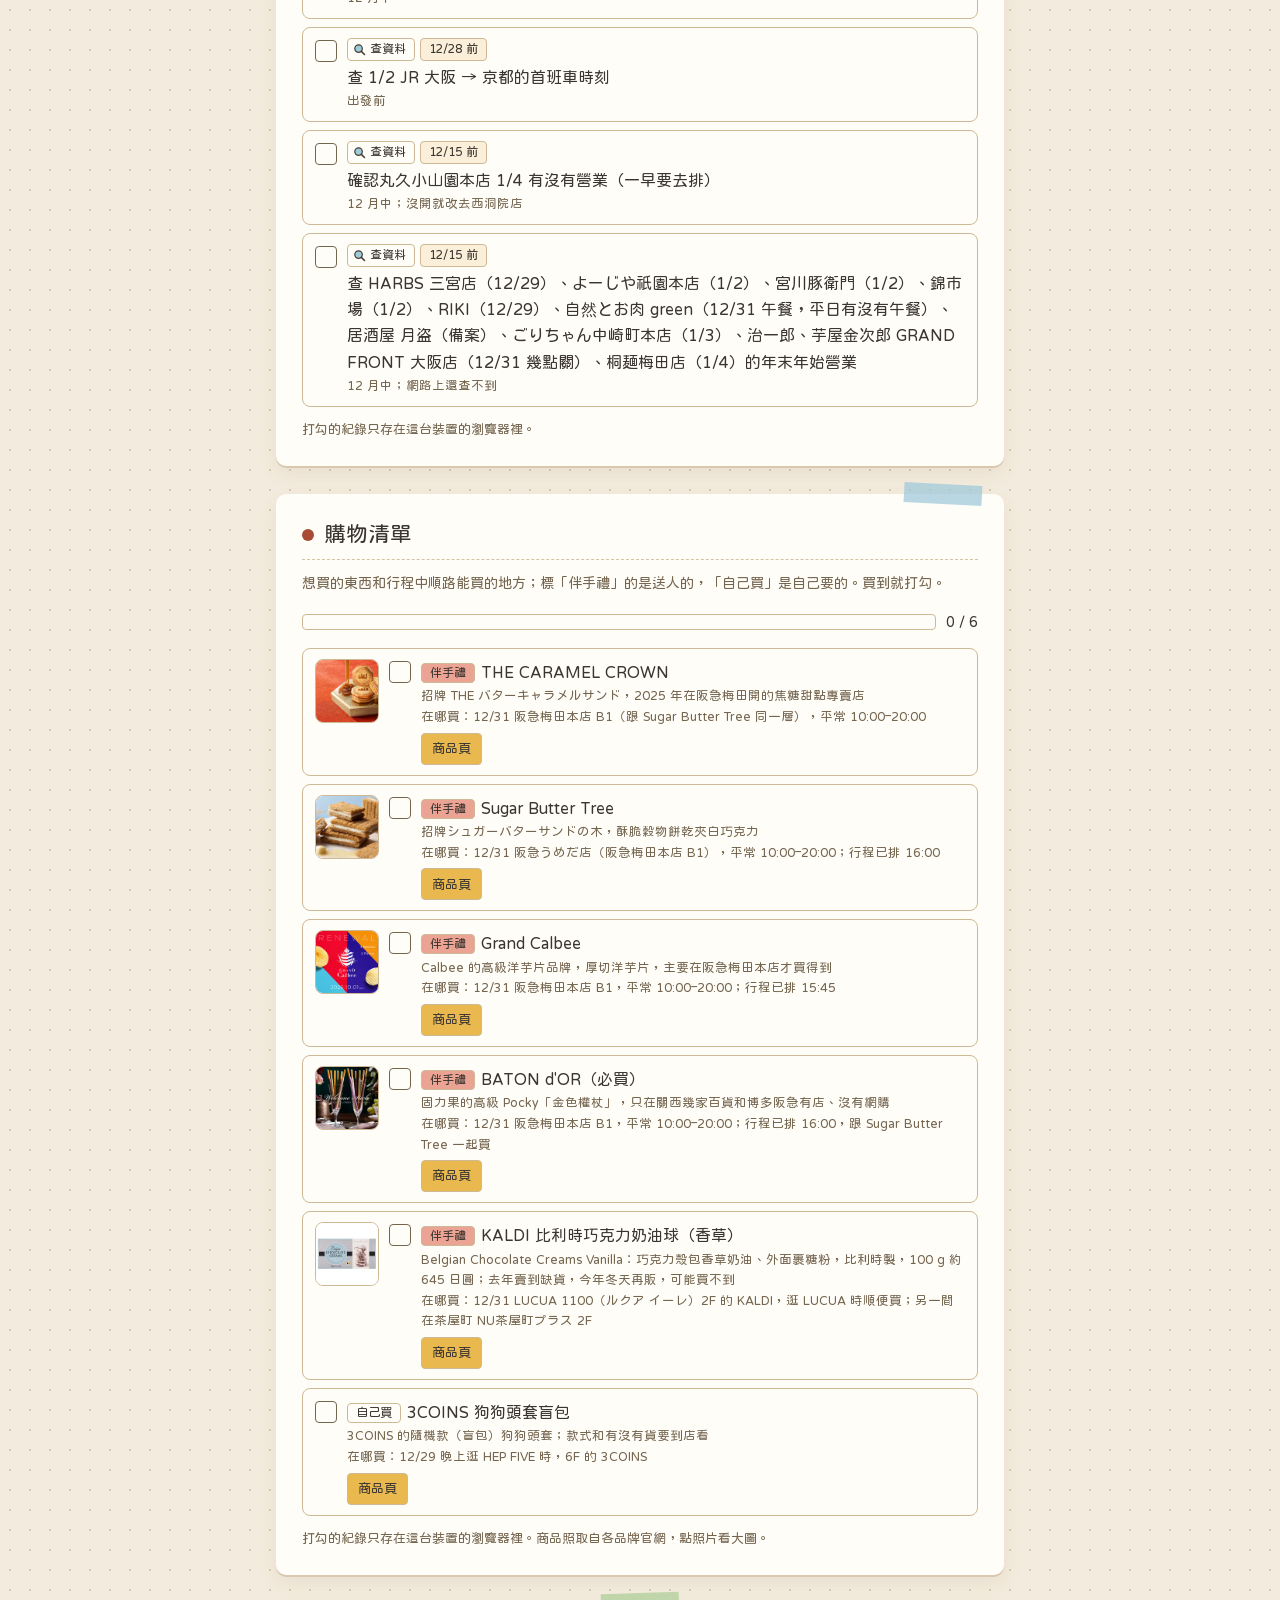
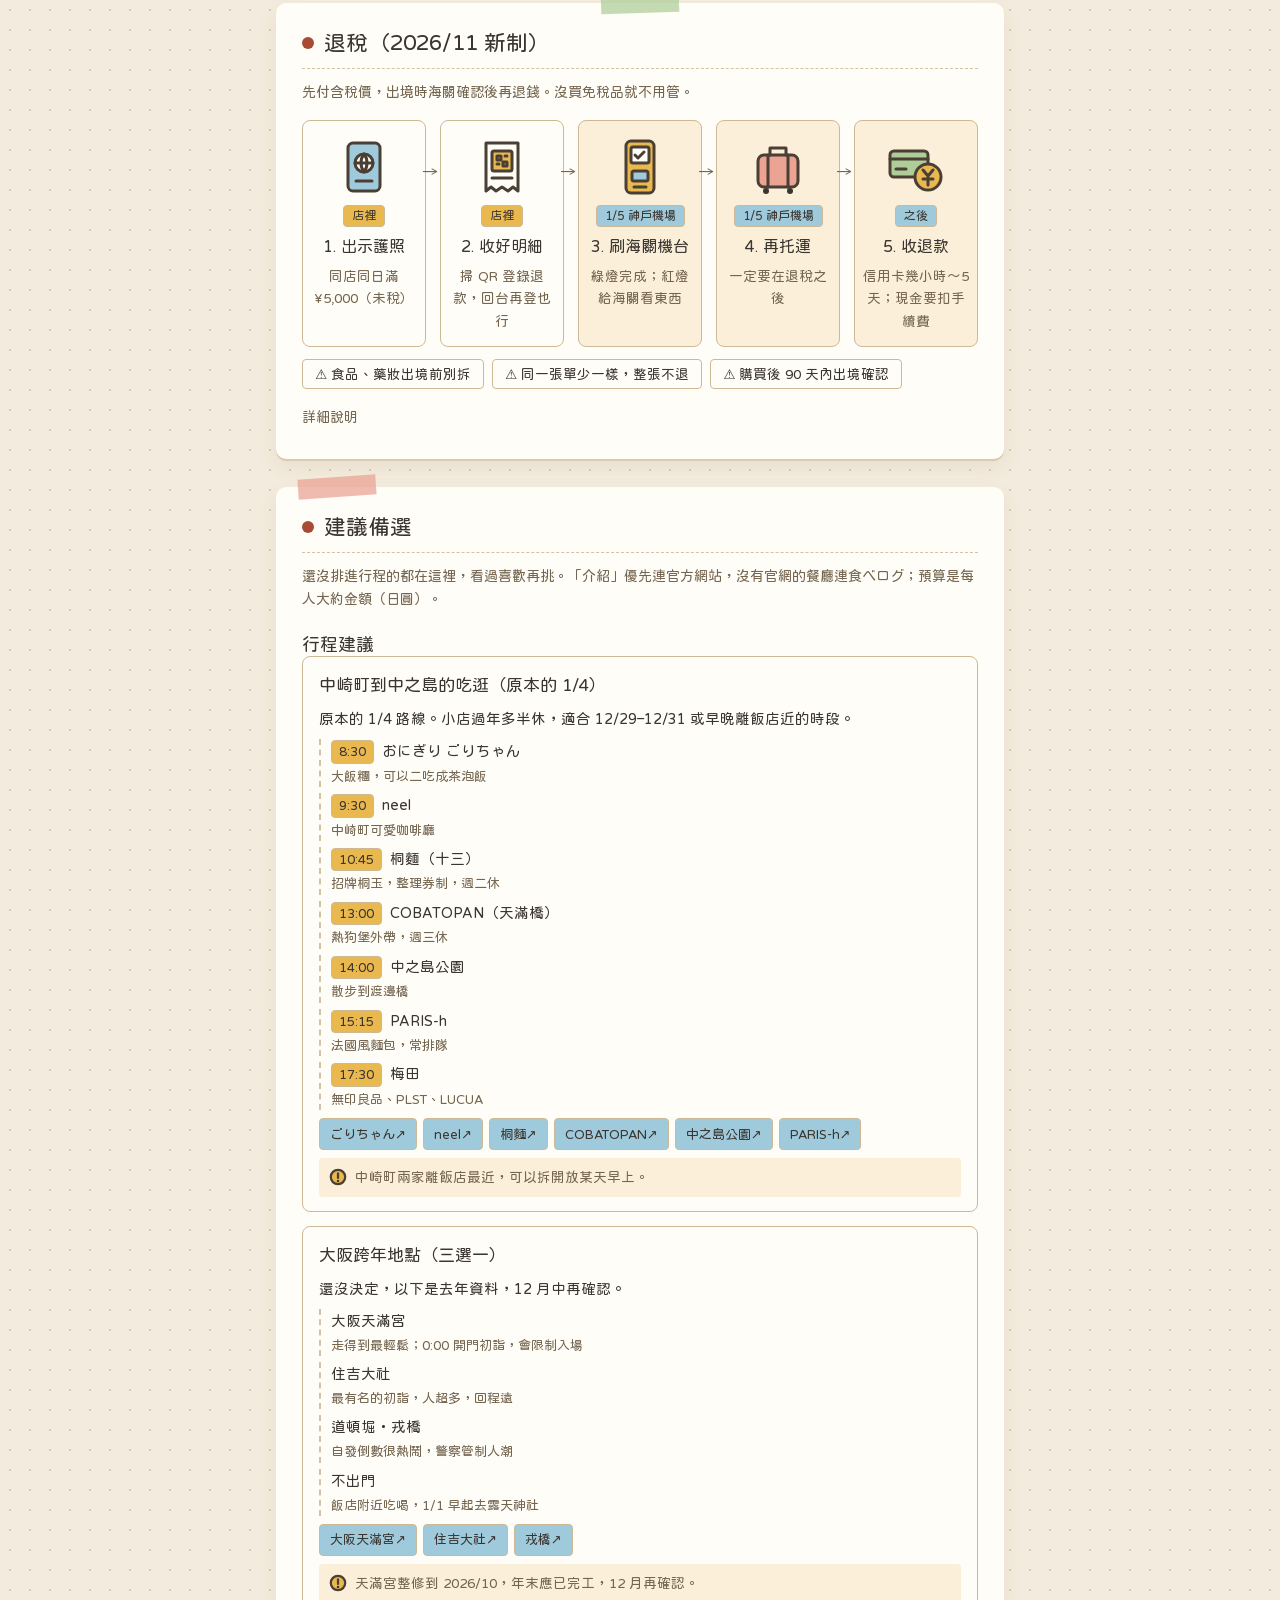
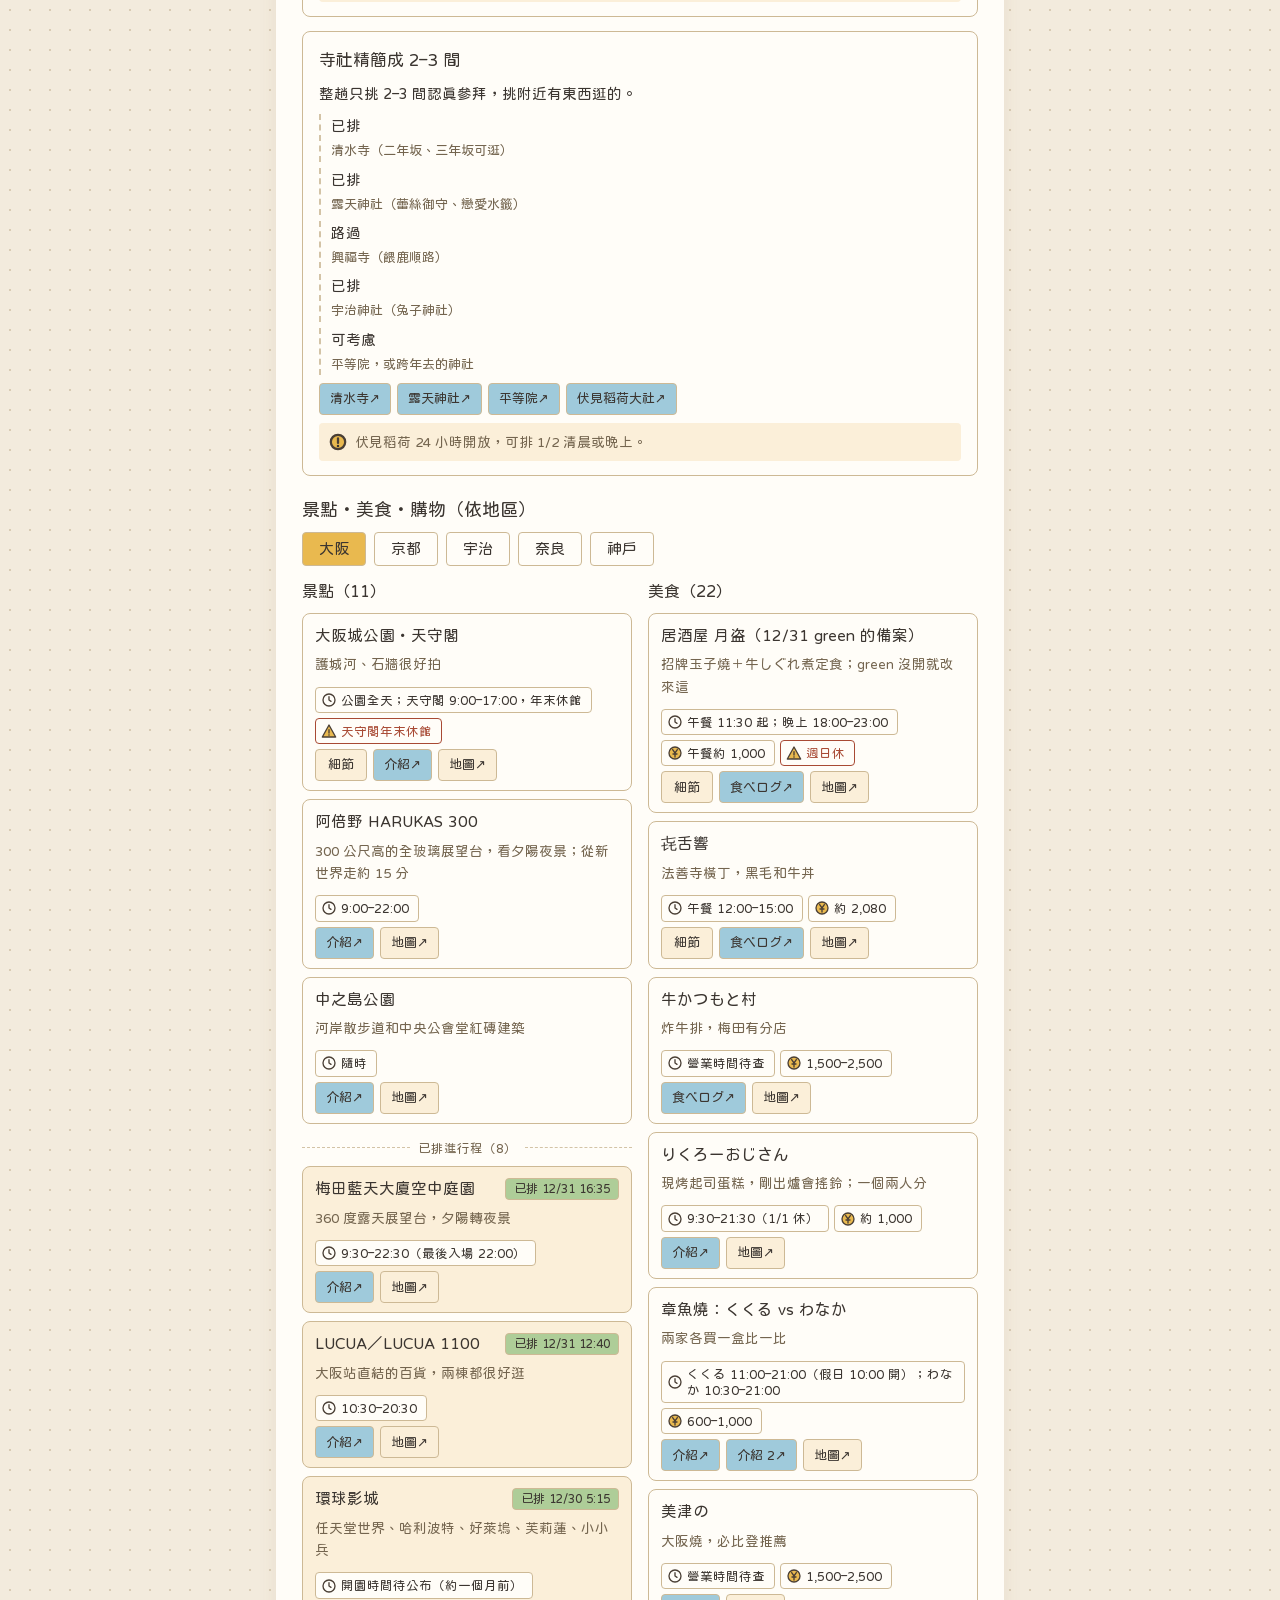
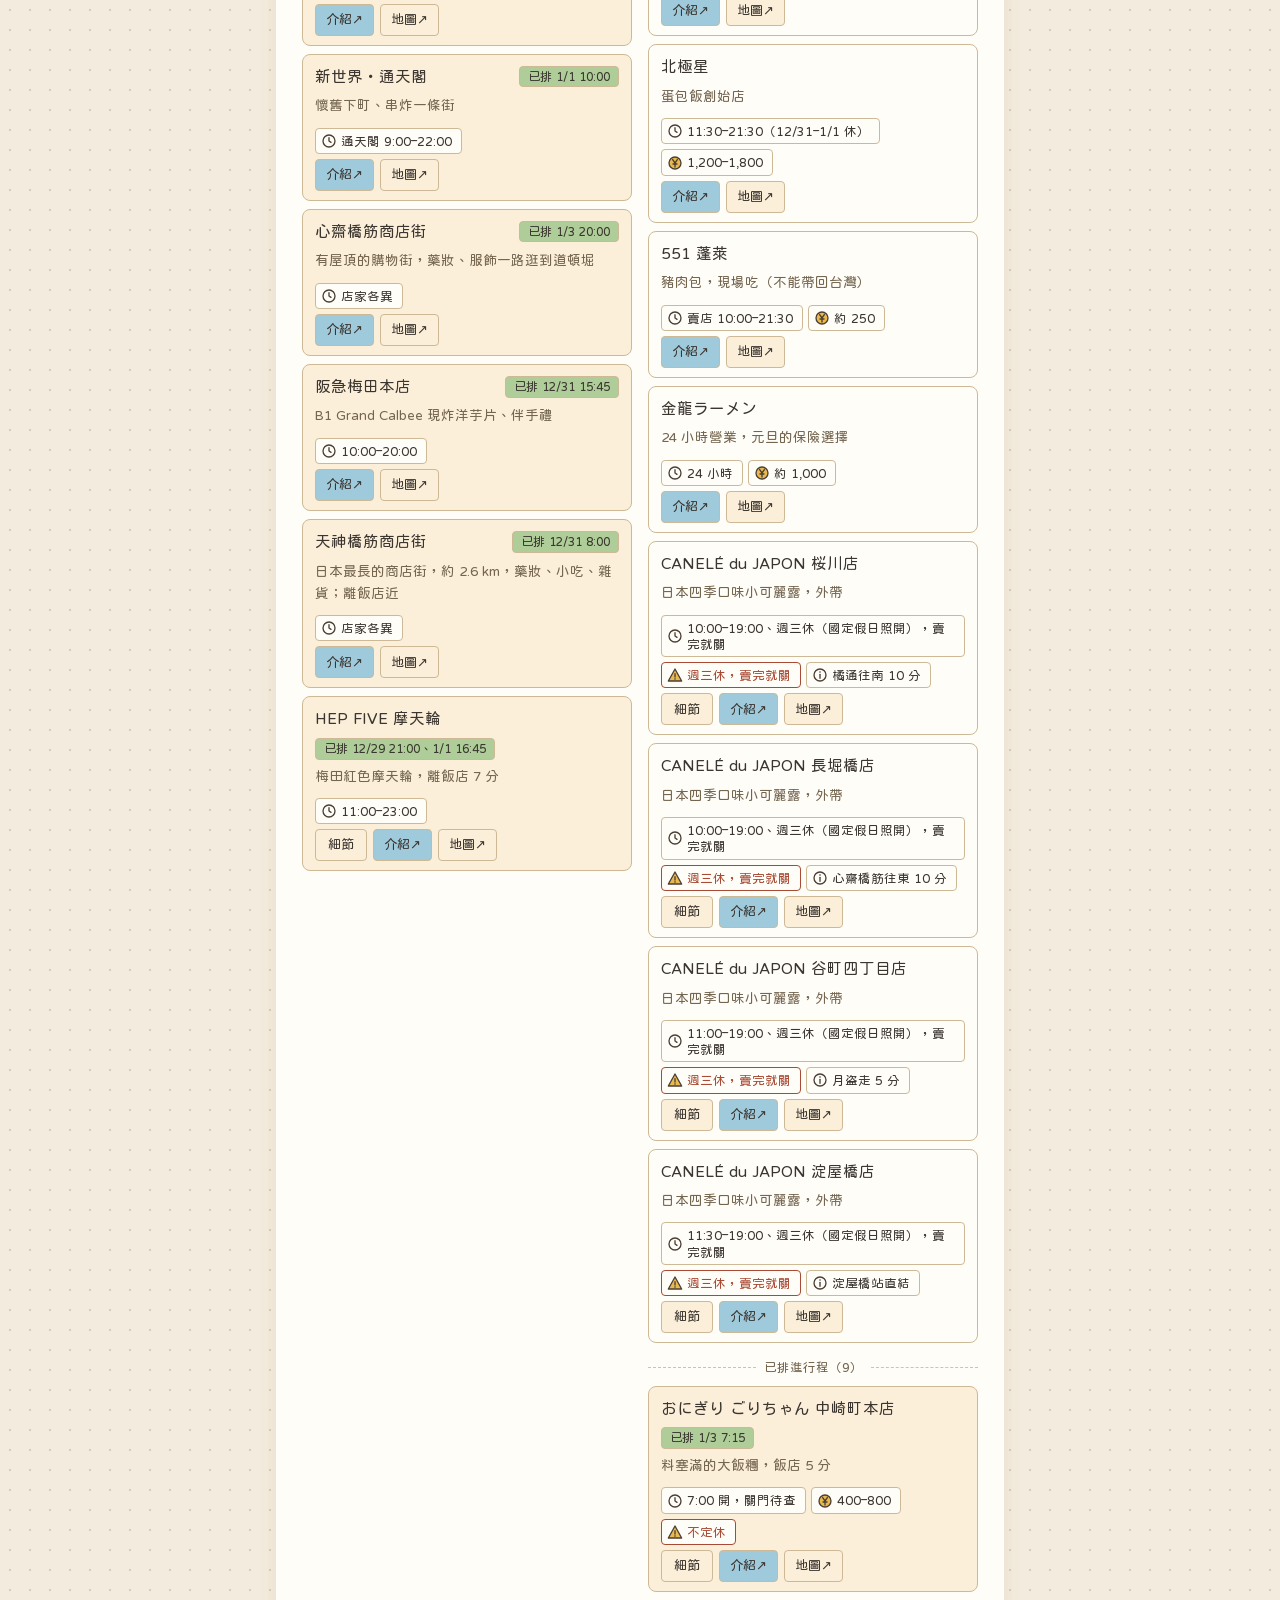
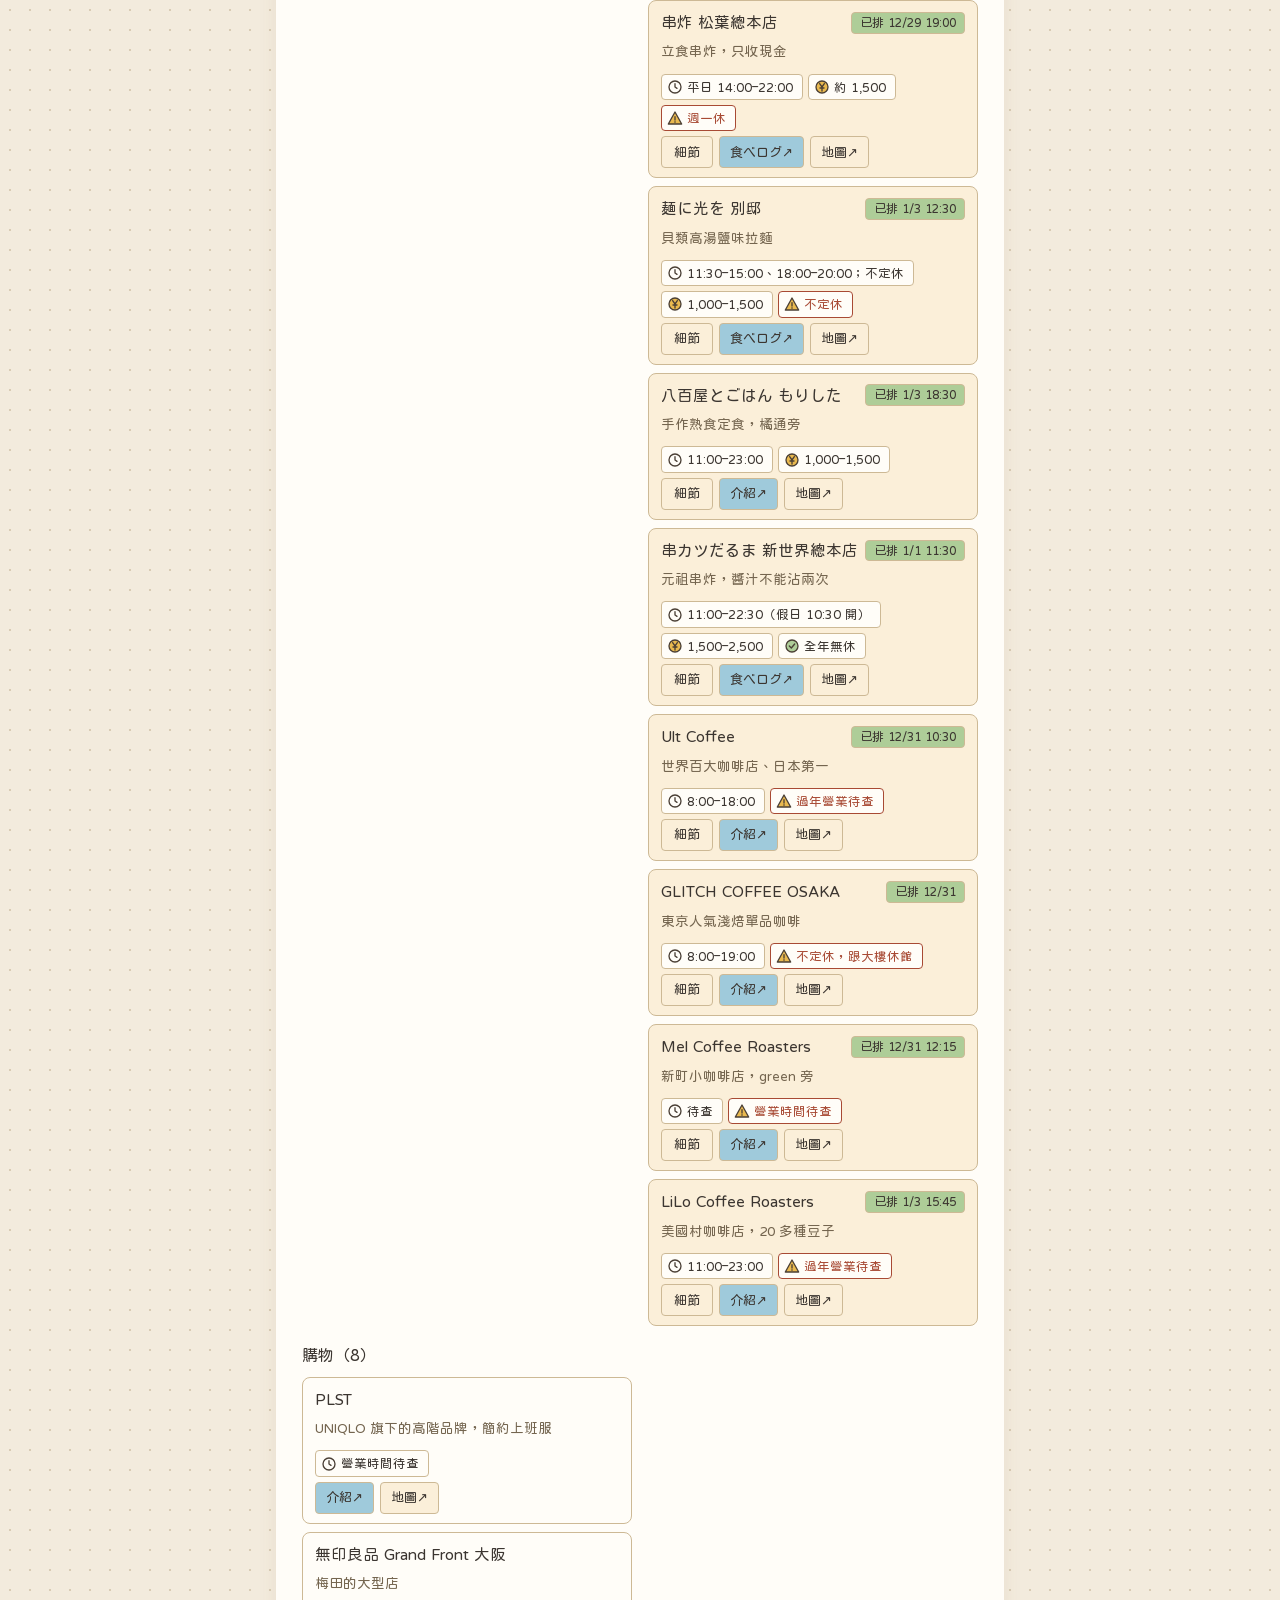
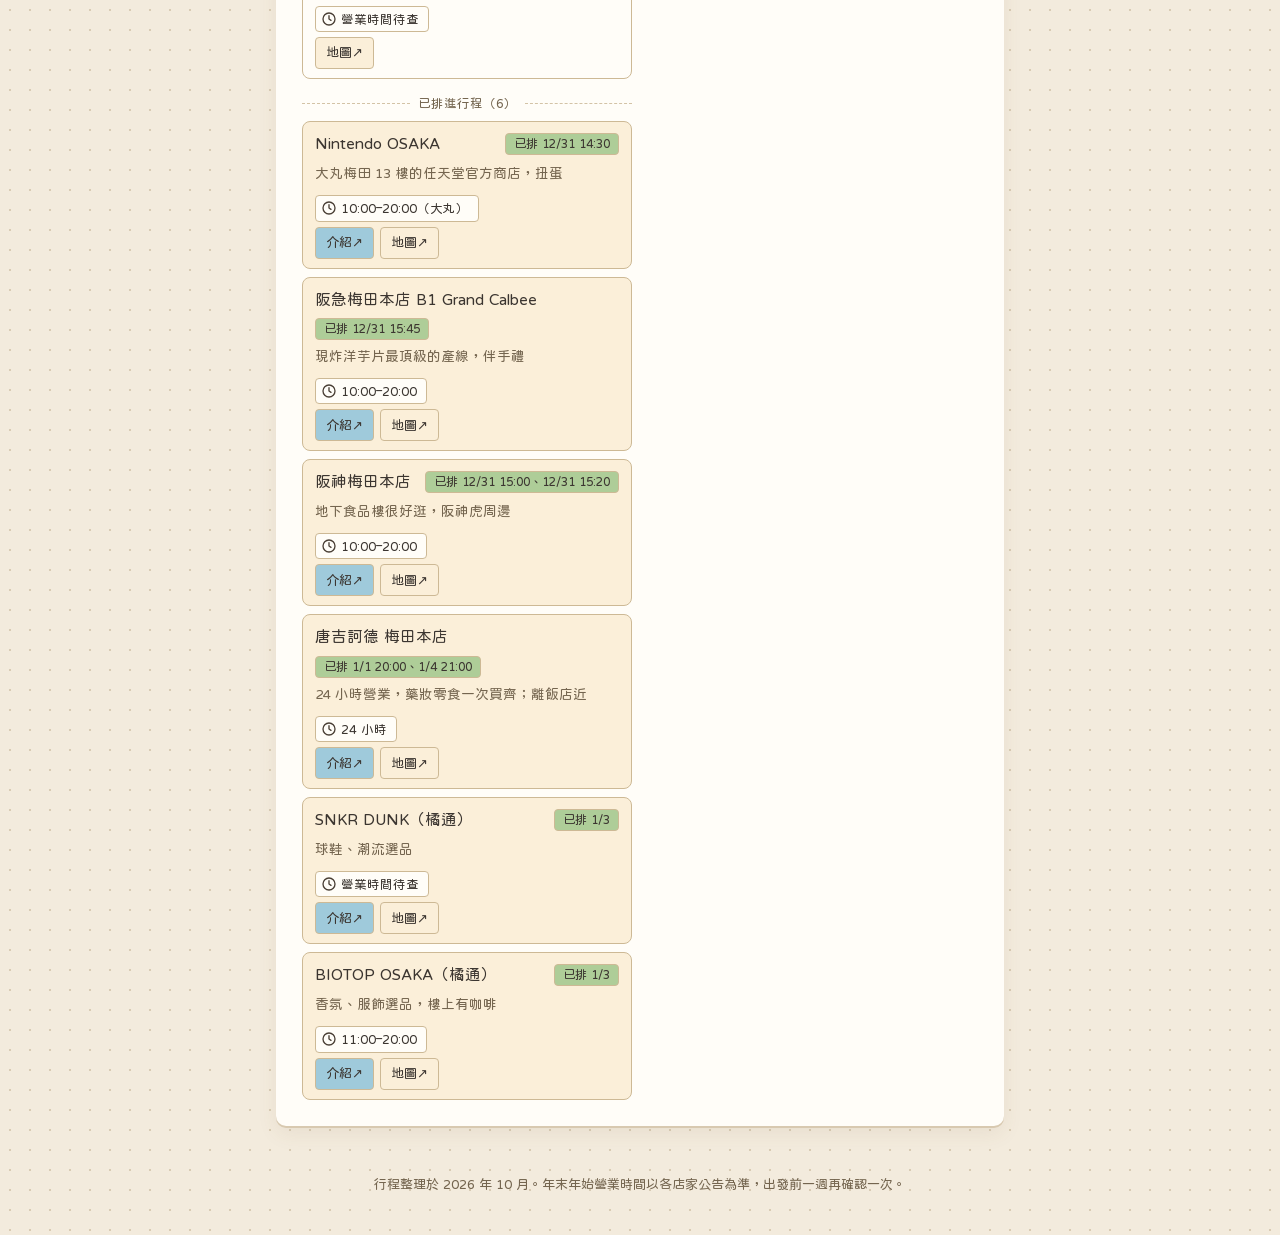
<file: prep.html>
<!doctype html>
<html lang="zh-Hant">
<head>
<meta charset="utf-8">
<meta name="viewport" content="width=device-width, initial-scale=1, viewport-fit=cover">
<title>待辦與備選｜京阪神奈 8 日跨年之旅</title>
<link rel="preload" href="fonts/huninn-subset.woff2" as="font" type="font/woff2" crossorigin>
<link rel="manifest" href="manifest.webmanifest">
<meta name="theme-color" content="#FFFCF6" media="(prefers-color-scheme: light)">
<meta name="theme-color" content="#1C1E21" media="(prefers-color-scheme: dark)">
<meta http-equiv="Content-Security-Policy" content="default-src 'self'; script-src 'self' 'sha256-IT0HoeEzm6AF1MqxQjivAtl5rUuMGjeG6Ihgk0DU6sQ='; style-src 'self' 'unsafe-inline'; img-src 'self' data:; font-src 'self'; connect-src 'self'; manifest-src 'self'; worker-src 'self'; object-src 'none'; base-uri 'self'; form-action 'none'">
<meta name="referrer" content="strict-origin-when-cross-origin">
<meta name="robots" content="noindex, nofollow">
<script>/* 先套用記住的深淺色，避免畫面閃一下 */try{var t=JSON.parse(localStorage.getItem("kansai8-theme"));if(t==="dark"||t==="light")document.documentElement.dataset.theme=t;}catch(e){}</script>
<link rel="icon" href="icons/icon-192.png" type="image/png">
<link rel="apple-touch-icon" href="icons/apple-touch-icon.png">
<meta name="apple-mobile-web-app-title" content="京阪神奈 8 日跨年之旅">
<link rel="stylesheet" href="css/style.css">

</head>
<body>
<nav class="nav" aria-label="主選單">
  <div class="nav-in">
    <a class="brand" aria-label="京阪神奈 8 日跨年之旅" href="index.html" style="text-decoration:none">
      <svg viewBox="0 0 40 40" aria-hidden="true"><g class="anim">
        <path d="M6 14 Q20 9 34 14 L33 18 L7 18 Z" fill="#F2A497" stroke="#3E3A39" stroke-width="3" stroke-linejoin="round"/>
        <rect x="10" y="18" width="5" height="17" fill="#F2A497" stroke="#3E3A39" stroke-width="3"/>
        <rect x="25" y="18" width="5" height="17" fill="#F2A497" stroke="#3E3A39" stroke-width="3"/>
        <rect x="8" y="22" width="24" height="4" fill="#F2A497" stroke="#3E3A39" stroke-width="3"/>
      </g></svg>
      <span class="brand-t">京阪神奈 8 日跨年之旅</span>
    </a>
    <div class="nav-links">
      <a class="nav-page" href="index.html"><span class="nav-arrow">← </span>行程</a>
      <a href="#todo">待辦</a>
      <a href="#gifts">購物</a>
      <a href="#tax">退稅</a>
      <a href="#ideas">備選</a>
    </div>
    <button class="theme-btn" type="button" id="theme-btn" aria-label="切換深色／淺色">
      <svg class="moon" viewBox="0 0 24 24" aria-hidden="true"><path d="M15 3 A9 9 0 1 0 21 15 A7 7 0 1 1 15 3 Z" fill="#F6D27A" stroke="#3E3A39" stroke-width="2" stroke-linejoin="round"/></svg>
      <svg class="sun" viewBox="0 0 24 24" aria-hidden="true"><g stroke="#3E3A39" stroke-width="2" stroke-linecap="round"><circle cx="12" cy="12" r="5" fill="#F6D27A"/><path d="M12 2v2M12 20v2M2 12h2M20 12h2M5 5l1.4 1.4M17.6 17.6 19 19M5 19l1.4-1.4M17.6 6.4 19 5"/></g></svg>
    </button>
  </div>
</nav>

<main>

  <!-- 待辦 -->
  <section id="todo" class="page">
    <div class="sec-head"><span class="dot" style="background:var(--take)"></span><h2>出發前待辦</h2></div>
    <div class="progress"><div class="bar"><i id="bar"></i></div><span id="prog">0 / 0</span></div>
    <ul class="todo" id="todo-list"></ul>
    <p class="todo-hint">打勾的紀錄只存在這台裝置的瀏覽器裡。</p>
  </section>

  <!-- 購物清單 -->
  <section id="gifts" class="page">
    <div class="sec-head"><span class="dot" style="background:var(--take)"></span><h2>購物清單</h2></div>
    <p class="sec-sub">想買的東西和行程中順路能買的地方；標「伴手禮」的是送人的，「自己買」是自己要的。買到就打勾。</p>
    <div class="progress"><div class="bar"><i id="gift-bar"></i></div><span id="gift-prog">0 / 0</span></div>
    <ul class="todo" id="gift-list"></ul>
    <p class="todo-hint">打勾的紀錄只存在這台裝置的瀏覽器裡。商品照取自各品牌官網，點照片看大圖。</p>
  </section>

  <!-- 退稅 -->
  <section id="tax" class="page">
    <div class="sec-head"><span class="dot" style="background:var(--take)"></span><h2>退稅（2026/11 新制）</h2></div>
    <p class="sec-sub">先付含稅價，出境時海關確認後再退錢。沒買免稅品就不用管。</p>
    <ol class="tax-flow">
      <li class="tax-step shop">
        <svg viewBox="0 0 64 64" aria-hidden="true"><rect x="16" y="8" width="32" height="48" rx="5" fill="#A8D3E6" stroke="#3E3A39" stroke-width="3" stroke-linejoin="round" stroke-linecap="round"/><circle cx="32" cy="28" r="9" fill="#FFFCF6" stroke="#3E3A39" stroke-width="3" stroke-linejoin="round" stroke-linecap="round"/><path d="M23 28h18M32 19c-4 5-4 13 0 18M32 19c4 5 4 13 0 18M24 46h16" fill="none" stroke="#3E3A39" stroke-width="3" stroke-linejoin="round" stroke-linecap="round"/></svg>
        <span class="tax-where">店裡</span>
        <b>出示護照</b>
        <span>同店同日滿 ¥5,000（未稅）</span>
      </li>
      <li class="tax-step shop">
        <svg viewBox="0 0 64 64" aria-hidden="true"><path d="M16 8h32v48l-5-4-5 4-6-4-6 4-5-4-5 4Z" fill="#FFFCF6" stroke="#3E3A39" stroke-width="3" stroke-linejoin="round" stroke-linecap="round"/><rect x="22" y="16" width="20" height="20" rx="2" fill="#F6D27A" stroke="#3E3A39" stroke-width="3" stroke-linejoin="round" stroke-linecap="round"/><path d="M27 21h4v4h-4zM33 27h4v4h-4zM27 29h2M35 21h2M22 43h20" fill="none" stroke="#3E3A39" stroke-width="3" stroke-linejoin="round" stroke-linecap="round"/></svg>
        <span class="tax-where">店裡</span>
        <b>收好明細</b>
        <span>掃 QR 登錄退款，回台再登也行</span>
      </li>
      <li class="tax-step air">
        <svg viewBox="0 0 64 64" aria-hidden="true"><rect x="18" y="6" width="28" height="52" rx="5" fill="#F6D27A" stroke="#3E3A39" stroke-width="3" stroke-linejoin="round" stroke-linecap="round"/><rect x="23" y="12" width="18" height="16" rx="2" fill="#FFFCF6" stroke="#3E3A39" stroke-width="3" stroke-linejoin="round" stroke-linecap="round"/><path d="M27 20l3 3 6-6" fill="none" stroke="#3E3A39" stroke-width="3" stroke-linejoin="round" stroke-linecap="round"/><rect x="24" y="36" width="16" height="10" rx="2" fill="#A8D3E6" stroke="#3E3A39" stroke-width="3" stroke-linejoin="round" stroke-linecap="round"/><path d="M26 52h12" fill="none" stroke="#3E3A39" stroke-width="3" stroke-linejoin="round" stroke-linecap="round"/></svg>
        <span class="tax-where">1/5 神戶機場</span>
        <b>刷海關機台</b>
        <span>綠燈完成；紅燈給海關看東西</span>
      </li>
      <li class="tax-step air">
        <svg viewBox="0 0 64 64" aria-hidden="true"><rect x="12" y="20" width="40" height="32" rx="6" fill="#F2A497" stroke="#3E3A39" stroke-width="3" stroke-linejoin="round" stroke-linecap="round"/><path d="M24 20v-7h16v7M22 20v32M42 20v32" fill="none" stroke="#3E3A39" stroke-width="3" stroke-linejoin="round" stroke-linecap="round"/><circle cx="20" cy="56" r="3" fill="#3E3A39"/><circle cx="44" cy="56" r="3" fill="#3E3A39"/></svg>
        <span class="tax-where">1/5 神戶機場</span>
        <b>再托運</b>
        <span>一定要在退稅之後</span>
      </li>
      <li class="tax-step air">
        <svg viewBox="0 0 64 64" aria-hidden="true"><rect x="6" y="16" width="38" height="26" rx="4" fill="#B9DAA5" stroke="#3E3A39" stroke-width="3" stroke-linejoin="round" stroke-linecap="round"/><path d="M6 24h38M12 34h10" fill="none" stroke="#3E3A39" stroke-width="3" stroke-linejoin="round" stroke-linecap="round"/><circle cx="44" cy="42" r="13" fill="#F6D27A" stroke="#3E3A39" stroke-width="3" stroke-linejoin="round" stroke-linecap="round"/><path d="M39 35l5 6 5-6M44 41v9M39 44h10" fill="none" stroke="#3E3A39" stroke-width="3" stroke-linejoin="round" stroke-linecap="round"/></svg>
        <span class="tax-where">之後</span>
        <b>收退款</b>
        <span>信用卡幾小時～5 天；現金要扣手續費</span>
      </li>
    </ol>
    <ul class="tax-warn">
      <li>⚠️ 食品、藥妝出境前別拆</li>
      <li>⚠️ 同一張單少一樣，整張不退</li>
      <li>⚠️ 購買後 90 天內出境確認</li>
    </ul>
    <details class="tax-more">
      <summary>詳細說明</summary>
      <ul class="stay-list">
        <li>結帳說要免稅（Tax-free），店員刷護照時就登錄了這筆消費</li>
        <li>退款可以指定任何一張信用卡；付現金、ICOCA 也能退到信用卡</li>
        <li>明細單上的退款登錄期限約 90–180 天，看單據寫的</li>
        <li>紅燈時要把同一張單的東西全部拿出來，所以免稅品集中放、好拿</li>
        <li>Visit Japan Web 線上確認目前沒有神戶，直接刷機台</li>
        <li>神戶有現金退稅機台，但有些店配合的退稅公司不支援</li>
        <li>新制剛上路，出發前再看一次<a href="https://www.customs.go.jp/kaigairyoko/taxrefund/jpn.htm" target="_blank" rel="noopener">日本海關公告 ↗</a></li>
      </ul>
    </details>
  </section>

  <!-- 建議備選 -->
  <section id="ideas" class="page">
    <div class="sec-head"><span class="dot" style="background:var(--take)"></span><h2>建議備選</h2></div>
    <p class="sec-sub">還沒排進行程的都在這裡，看過喜歡再挑。「介紹」優先連官方網站，沒有官網的餐廳連食べログ；預算是每人大約金額（日圓）。</p>
    <h3 class="stay-h">行程建議</h3>
    <div class="ideas" id="plans-list"></div>
    <h3 class="stay-h">景點・美食・購物（依地區）</h3>
    <div class="area-tabs" role="tablist" aria-label="選擇地區" id="area-tabs"></div>
    <div class="pick-grid" id="picks"></div>
  </section>
</main>

<footer>行程整理於 2026 年 10 月。年末年始營業時間以各店家公告為準，出發前一週再確認一次。</footer>

<script src="js/icons.js"></script>
<script src="js/data/days.js"></script>
<script src="js/data/todos.js"></script>
<script src="js/data/plans.js"></script>
<script src="js/data/spots.js"></script>
<script src="js/data/foods.js"></script>
<script src="js/data/ll.js"></script>
<script src="js/main.js"></script>

</body>
</html>
</file>
<file: css/style.css>
/* 字型：Huninn 只留網站用到的字（docs/make-font.py 產生），文字有改要重跑 */
@font-face{font-family:"Huninn";src:url("../fonts/huninn-subset.woff2") format("woff2");font-display:swap}
/* 車票手帳風：牛皮紙點點底，每個區塊像貼在手帳上的票券（沒有粗墨框，靠紙張厚度陰影和撕線分區）。
   手機優先單欄、固定頂欄，內容寬度上限 760px。框線用淡牛皮色 --edge，插圖線條另用 --art */
:root{
  --kraft:#F3EBDD;      /* 手帳底（牛皮紙） */
  --dots:#D9CBB3;       /* 底紋小點 */
  --paper:#FFFDF8;      /* 票券白 */
  --paper-2:#FBEFD9;    /* 票根米色 */
  --ink:#3B3530;        /* 文字 */
  --ink-soft:#74654F;   /* 次要文字 */
  --coral:#EBA393;      /* 珊瑚粉（紙膠帶） */
  --yama:#E9B94F;       /* 山吹黃（螢光筆） */
  --mizu:#9FCADB;       /* 水色（紙膠帶） */
  --take:#AECD98;       /* 若竹綠 */
  --stamp:#A84A34;      /* 郵戳紅 */
  --on-stamp:#FFF3E6;   /* 郵戳紅上的字 */
  --edge:#CDB995;       /* 框線、虛線（淡牛皮色） */
  --rule:#D3C3A6;       /* 撕線 */
  --art:#4A3F35;        /* 插圖、圖示的線條 */
  --shadow:#D8C9B0;     /* 卡片底下的紙張厚度 */
  --sky:#FFF8EC;        /* 主圖背景 */
  --lift:0 2px 0 var(--shadow),0 8px 20px rgba(120,90,50,.08); /* 票券浮在手帳上的陰影 */
  --line:1.5px;
  --r-lg:10px;
  --r-md:8px;
  --r-sm:4px;
  --font:"Huninn","PingFang TC","Noto Sans TC","Microsoft JhengHei",system-ui,sans-serif;
  --nav-h:58px;
  color-scheme:light;
}
/* 深色模式：夜裡的皮革手帳，低彩度；跟著手機設定，也可以用右上角按鈕切換 */
:root[data-theme="dark"]{
  --kraft:#191715;--dots:#2C2824;--paper:#24211E;--paper-2:#2E2A25;--ink:#E6DCCB;--ink-soft:#A89A84;
  --coral:#7A4E44;--yama:#6B552B;--mizu:#3F5560;--take:#4E5A42;--stamp:#D9826B;--on-stamp:#1D1A17;
  --edge:#4F463C;--rule:#5A5045;--art:#B3A58F;--shadow:#0F0D0B;--sky:#2A2622;color-scheme:dark;
}
@media (prefers-color-scheme:dark){
  :root:not([data-theme="light"]){
    --kraft:#191715;--dots:#2C2824;--paper:#24211E;--paper-2:#2E2A25;--ink:#E6DCCB;--ink-soft:#A89A84;
    --coral:#7A4E44;--yama:#6B552B;--mizu:#3F5560;--take:#4E5A42;--stamp:#D9826B;--on-stamp:#1D1A17;
    --edge:#4F463C;--rule:#5A5045;--art:#B3A58F;--shadow:#0F0D0B;--sky:#2A2622;color-scheme:dark;
  }
}
/* 插圖、圖示裡寫死的顏色改用變數，深色模式會跟著換 */
svg [fill="#FFFCF6"]{fill:var(--paper)}
svg [fill="#3E3A39"]{fill:var(--ink)}
svg [stroke="#3E3A39"]{stroke:var(--art)}
svg [stroke="#FFFCF6"]{stroke:var(--paper)}
svg [stroke="#F6D27A"]{stroke:var(--yama)}
svg [fill="#F2A497"]{fill:var(--coral)}
svg [fill="#F6D27A"]{fill:var(--yama)}
svg [fill="#A8D3E6"]{fill:var(--mizu)}
svg [fill="#B9DAA5"]{fill:var(--take)}

*{box-sizing:border-box}
html{scroll-behavior:smooth}
body{
  margin:0;color:var(--ink);
  background-color:var(--kraft);background-image:radial-gradient(var(--dots) 1px,transparent 1.2px);background-size:20px 20px;
  font-family:var(--font);font-size:16px;line-height:1.65;
  -webkit-font-smoothing:antialiased;
}
h1,h2,h3{margin:0;font-weight:400;text-wrap:balance;line-height:1.3}
p{margin:0}
button{font:inherit;color:inherit}
a{color:inherit}
:focus-visible{outline:2px dashed var(--stamp);outline-offset:3px;border-radius:6px}

/* ---------- 頂端固定選單 ---------- */
.nav{
  position:fixed;top:0;left:0;right:0;z-index:20;
  padding-top:env(safe-area-inset-top,0px);
  background:var(--paper);border-bottom:var(--line) solid var(--edge);box-shadow:0 2px 0 var(--shadow);
}
.nav-in{
  max-width:760px;margin:0 auto;height:var(--nav-h);
  display:flex;align-items:center;gap:10px;padding-inline:16px;
}
.brand{display:flex;align-items:center;gap:8px;white-space:nowrap;font-size:17px}
.brand svg{width:30px;height:30px;flex:none}
.nav-links{display:flex;gap:4px;margin-left:auto;overflow-x:auto;scrollbar-width:none}
.nav-links::-webkit-scrollbar{display:none}
.nav-links a{
  text-decoration:none;font-size:14px;padding:9px 10px;border-radius:var(--r-sm);
  border:var(--line) solid transparent;white-space:nowrap;
}
.nav-links a:hover,.nav-links a.nav-page{border-color:var(--edge);background:var(--paper-2)}
/* 深淺色切換按鈕 */
.theme-btn{
  flex:none;width:40px;height:40px;display:grid;place-items:center;cursor:pointer;
  border:var(--line) solid var(--edge);border-radius:50%;background:var(--paper-2);padding:0;
}
.theme-btn svg{width:22px;height:22px}
.theme-btn .sun{display:none}
:root[data-theme="dark"] .theme-btn .sun{display:block}
:root[data-theme="dark"] .theme-btn .moon{display:none}
@media (prefers-color-scheme:dark){
  :root:not([data-theme="light"]) .theme-btn .sun{display:block}
  :root:not([data-theme="light"]) .theme-btn .moon{display:none}
}
/* 手機：選單移到畫面底部，大拇指按得到；頂端只留標題和深淺色按鈕 */
@media (max-width:640px){
  .brand{margin-right:auto}
  .nav-links{
    position:fixed;left:0;right:0;bottom:0;margin:0;gap:4px;justify-content:space-around;
    padding:6px 8px calc(6px + env(safe-area-inset-bottom,0px));
    background:var(--paper);border-top:var(--line) solid var(--edge);box-shadow:0 -2px 0 var(--shadow);
  }
  .nav-links a{flex:1;text-align:center;padding:10px 4px;font-size:14.5px}
  .nav-arrow{display:none}
  main{padding-bottom:calc(96px + env(safe-area-inset-bottom,0px))}
  footer{padding-bottom:calc(90px + env(safe-area-inset-bottom,0px))}
}

main{max-width:760px;margin:0 auto;padding-inline:16px;padding-block:calc(var(--nav-h) + 18px) 48px;display:flex;flex-direction:column;gap:28px}
section{scroll-margin-top:calc(var(--nav-h) + 16px)}

/* 每個區塊：票券白紙＋上緣一段紙膠帶（粉、藍、綠輪流） */
.page{
  position:relative;background:var(--paper);border-radius:var(--r-lg);
  padding:22px 18px;box-shadow:var(--lift);
}
.page::before{content:"";position:absolute;top:-10px;left:22px;width:78px;height:20px;background:var(--coral);opacity:.72;transform:rotate(-4deg);pointer-events:none}
main > section:nth-of-type(3n+2)::before{background:var(--mizu);left:auto;right:22px;transform:rotate(3deg)}
main > section:nth-of-type(3n)::before{background:var(--take);left:50%;margin-left:-39px;transform:rotate(-2deg)}
.sec-head{display:flex;align-items:center;gap:10px;margin-bottom:16px;padding-bottom:10px;border-bottom:var(--line) dashed var(--rule)}
.sec-head h2{font-size:22px}
/* 區塊標題前的小圓點一律郵戳紅（HTML 裡的行內顏色不用） */
.sec-head .dot{width:12px;height:12px;border-radius:50%;flex:none;background:var(--stamp)!important}
.sec-sub{font-size:14px;color:var(--ink-soft);margin-top:-4px;margin-bottom:16px}

/* ---------- 首頁：手帳照片＋郵戳，倒數做成登機證 ---------- */
.hero{display:flex;flex-direction:column;gap:18px}
.page.hero-card{padding:14px 14px 18px}
.hero-card::before{content:none}
.tape{position:absolute;top:-11px;width:84px;height:22px;opacity:.75;z-index:3;pointer-events:none}
.tape.l{left:18px;transform:rotate(-6deg);background:var(--coral)}
.tape.r{right:18px;transform:rotate(5deg);background:var(--mizu)}
.photo{position:relative;padding:8px;background:var(--paper);border:var(--line) dashed var(--edge);border-radius:4px}
.hero-art{display:block;width:100%;height:auto;background:var(--sky);border-radius:2px}
.hero-art.night{display:none}
:root[data-theme="dark"] .hero-art.day{display:none}
:root[data-theme="dark"] .hero-art.night{display:block}
@media (prefers-color-scheme:dark){
  :root:not([data-theme="light"]) .hero-art.day{display:none}
  :root:not([data-theme="light"]) .hero-art.night{display:block}
}
/* 深夜主圖：煙火綻放、星星閃爍，貓狗搖尾巴、愛心飄 */
.fw{transform-box:fill-box;transform-origin:center;animation:burst 3.6s ease-out infinite}
.fw-2{animation-delay:1.2s}
.fw-3{animation-delay:2.4s}
.twinkle{transform-box:fill-box;transform-origin:center;animation:twinkle 2.8s ease-in-out infinite}
.twinkle.t2{animation-delay:1.4s}
.cat-tail{transform-box:fill-box;transform-origin:0 100%;animation:wag 2.6s ease-in-out infinite}
.dog-tail{transform-box:fill-box;transform-origin:0 100%;animation:wag 0.7s ease-in-out infinite}
.pet-heart{transform-box:fill-box;transform-origin:center;animation:heart 2.4s ease-in-out infinite}
.pet-heart.h2{animation-delay:-1.2s}
.stamp{
  position:absolute;right:-6px;bottom:-22px;z-index:2;width:78px;height:78px;
  border:2.5px solid var(--stamp);border-radius:50%;color:var(--stamp);background:color-mix(in srgb,var(--paper) 85%,transparent);
  display:grid;place-items:center;text-align:center;font-size:10px;line-height:1.15;letter-spacing:.06em;transform:rotate(-12deg);
}
.stamp::before{content:"";position:absolute;inset:4px;border:1px solid var(--stamp);border-radius:50%}
.stamp b{display:block;font-weight:400;font-size:15px}
.hero-body{padding:22px 2px 0;display:flex;flex-direction:column;gap:10px}
.eyebrow{font-size:13px;letter-spacing:.1em;color:var(--stamp)}
.hero h1{font-size:clamp(25px,7vw,40px);letter-spacing:.02em}
.hero h1 .hl{background:linear-gradient(transparent 55%,var(--yama) 55%);padding:0 2px;white-space:nowrap;box-decoration-break:clone;-webkit-box-decoration-break:clone}
/* 六個重點標籤擠一排、靠左：字跟著螢幕寬度縮 */
.hero-tags{list-style:none;margin:2px 0 0;padding:0;display:flex;flex-wrap:nowrap;justify-content:flex-start;gap:4px}
.hero-tags li{flex:0 1 auto;white-space:nowrap;font-size:clamp(9px,2.5vw,14px);line-height:1.2;padding:3px clamp(2px,.6vw,8px);border:1px solid var(--edge);border-radius:3px;background:var(--paper)}
.hero-tags li::before{content:"#";color:var(--stamp);margin-right:1px}
/* 登機證：左邊紅色票根＋撕線，右邊航線和天時分秒 */
.pass{display:flex;background:var(--paper);border-radius:var(--r-md);box-shadow:var(--lift)}
.pass-stub{
  position:relative;flex:none;width:76px;background:var(--stamp);color:var(--on-stamp);border-radius:var(--r-md) 0 0 var(--r-md);border-right:2px dashed var(--paper);
  display:flex;flex-direction:column;justify-content:center;align-items:center;text-align:center;font-size:12px;letter-spacing:.14em;line-height:1.45;
}
.pass-stub b{font-weight:400;font-size:22px;letter-spacing:0}
.pass-stub::before,.pass-stub::after{content:"";position:absolute;right:-9px;width:16px;height:16px;border-radius:50%;background:var(--kraft)}
.pass-stub::before{top:-8px}.pass-stub::after{bottom:-8px}
.pass-body{flex:1;min-width:0;padding:10px 10px 8px}
.pass-route{display:flex;align-items:center;gap:6px;padding:0 4px 8px;border-bottom:var(--line) dashed var(--rule);color:var(--ink-soft)}
.pass-route .pt{display:flex;flex-direction:column;align-items:center;line-height:1.15}
.pass-route strong{font-weight:400;font-size:21px;letter-spacing:.06em;color:var(--ink)}
.pass-route small{font-size:11px}
.pass-route .fl{flex:1;display:flex;flex-direction:column;align-items:center;font-size:11px;line-height:1.2;font-variant-numeric:tabular-nums}
.pass-route .fl i{display:block;width:100%;height:14px;margin:2px 0;background:linear-gradient(var(--edge),var(--edge)) center/100% 1.5px no-repeat;position:relative}
.pass-route .fl i::after{content:"✈";position:absolute;left:50%;top:50%;transform:translate(-50%,-52%);font-style:normal;font-size:13px;line-height:1;color:var(--stamp);background:var(--paper);padding:0 3px}
.count{display:grid;grid-template-columns:repeat(4,1fr);margin:6px 0 0}
.count .cell{text-align:center;padding:4px 0}
.count .cell+.cell{border-left:var(--line) dashed var(--rule)}
.count b{display:block;font-weight:400;font-size:clamp(26px,8vw,34px);line-height:1.1;font-variant-numeric:tabular-nums}
.count span{font-size:11.5px;color:var(--ink-soft);letter-spacing:.1em}
.count-note{font-size:12.5px;color:var(--ink-soft);text-align:center;margin-top:4px}
.count-note:empty{display:none}

/* ---------- 共用小標籤：方角票券貼紙 ---------- */
.chip{
  display:inline-flex;align-items:center;gap:4px;font-size:12.5px;line-height:1;padding:4px 9px 4px 5px;
  border:1px solid var(--edge);border-radius:var(--r-sm);background:var(--paper);white-space:nowrap;
}
.chip svg{width:16px;height:16px;flex:none}
.chip-warn{border-color:var(--stamp);color:var(--stamp)}
.chip-book{background:var(--paper-2)}

/* ---------- 航班：登機證，撕線兩端打孔 ---------- */
.flights{display:grid;gap:16px}
.ticket{
  position:relative;border:var(--line) solid var(--edge);border-radius:var(--r-md);background:var(--paper);
  display:grid;grid-template-columns:1fr;
}
.ticket-top{display:flex;justify-content:space-between;align-items:center;gap:8px;padding:10px 16px;border-bottom:var(--line) dashed var(--rule);border-radius:var(--r-md) var(--r-md) 0 0}
.ticket.go .ticket-top{background:var(--mizu)}
.ticket.back .ticket-top{background:var(--coral)}
.ticket-top .no{font-size:20px;letter-spacing:.06em}
.ticket-top .tag{font-size:13px;background:var(--paper);border:1px solid var(--edge);border-radius:var(--r-sm);padding:2px 10px}
.ticket-mid{position:relative;display:grid;grid-template-columns:1fr auto 1fr;align-items:center;gap:8px;padding:16px}
.ticket-mid::before,.ticket-mid::after{content:"";position:absolute;top:-9px;width:16px;height:16px;border-radius:50%;background:var(--paper);border:var(--line) solid var(--edge)}
.ticket-mid::before{left:-9.5px;clip-path:inset(0 0 0 50%)}
.ticket-mid::after{right:-9.5px;clip-path:inset(0 50% 0 0)}
.port{display:flex;flex-direction:column;min-width:0}
.port.to{text-align:right}
.port .code{font-size:32px;line-height:1;letter-spacing:.04em}
.port .city{font-size:14px;color:var(--ink-soft)}
.port .term{font-size:12px;color:var(--ink-soft);margin-top:4px;display:flex;align-items:center;gap:5px}
.port.to .term{justify-content:flex-end}
.port .term b{font-weight:400;font-size:15px;color:var(--ink);border:1px solid var(--edge);border-radius:var(--r-sm);padding:0 6px;background:var(--yama);line-height:1.3}
.bag{display:inline-flex;align-items:center;gap:4px;font-size:13px;color:var(--ink)}
.bag svg{width:20px;height:20px}
.bag b{font-weight:400;font-size:16px}
.port .time{font-size:22px;font-variant-numeric:tabular-nums;margin-top:6px}
.path{display:flex;flex-direction:column;align-items:center;gap:2px;font-size:12px;color:var(--ink-soft)}
.path svg{width:74px;height:28px}
.ticket-foot{display:flex;flex-wrap:wrap;gap:6px 14px;padding:0 16px 14px;font-size:14px;color:var(--ink-soft)}
.booking{margin-top:16px;border:var(--line) dashed var(--edge);border-radius:var(--r-md);background:var(--paper);padding:14px 16px;display:grid;gap:10px}
.booking h3{margin:0;font-size:16px}
.booking label{display:grid;grid-template-columns:5em 1fr;align-items:center;gap:10px;font-size:14px}
.booking input{min-width:0;font:inherit;font-size:16px;letter-spacing:.06em;color:var(--ink);background:transparent;border:var(--line) solid var(--edge);border-radius:var(--r-sm);padding:6px 10px}
.booking input::placeholder{color:var(--ink-soft);letter-spacing:0}
.booking-note{margin:0;font-size:12px;color:var(--ink-soft)}

/* ---------- 每日行程 ---------- */
/* 日期分頁像小車票，黏在頂端選單下面，看到一天的最後也能直接換天 */
.tabs{
  display:flex;gap:8px;overflow-x:auto;padding:8px 18px 10px;margin-inline:-18px;scroll-snap-type:x proximity;
  scrollbar-width:none;
  position:sticky;top:calc(var(--nav-h) + var(--line) + env(safe-area-inset-top,0px));z-index:10;background:var(--paper);
}
.tabs::-webkit-scrollbar{display:none}
.tab{
  flex:none;scroll-snap-align:start;cursor:pointer;
  border:var(--line) solid var(--edge);border-radius:6px;background:var(--paper);box-shadow:0 2px 0 var(--shadow);
  padding:6px 12px 7px;display:flex;flex-direction:column;align-items:center;min-width:64px;line-height:1.25;
  transition:transform .15s ease;
}
.tab .d{font-size:18px;font-variant-numeric:tabular-nums}
.tab .w{font-size:12px;color:var(--ink-soft)}
.tab:hover{transform:translateY(-2px)}
.tab[aria-selected="true"]{background:var(--stamp);border-color:var(--stamp);color:var(--on-stamp)}
.tab[aria-selected="true"] .w{color:var(--on-stamp)}
.tab.bounce{animation:tabBounce .5s cubic-bezier(.3,1.6,.5,1)}

.day-head{
  display:grid;grid-template-columns:auto 1fr;gap:6px 12px;align-items:center;
  background:var(--paper-2);border:var(--line) dashed var(--edge);border-radius:var(--r-md);padding:10px 12px;margin-top:6px;
}
.day-icon{width:44px;height:44px;border:var(--line) solid var(--edge);border-radius:50%;background:var(--paper);display:grid;place-items:center}
.day-icon svg{width:34px;height:34px}
.day-head .num{font-size:12.5px;color:var(--stamp);letter-spacing:.06em}
.day-head h3{font-size:17px}
/* 今天的路線條：站名用點和撕線串起來，起點終點是郵戳紅 */
.where-strip{grid-column:1 / -1;list-style:none;margin:2px 0 0;padding:0;display:flex;flex-wrap:wrap;align-items:center;row-gap:6px}
.where-strip li{display:flex;align-items:center;font-size:13px;white-space:nowrap}
.where-strip li::before{content:"";width:10px;height:10px;border-radius:50%;background:var(--yama);margin-right:5px;flex:none}
.where-strip li:not(:last-child)::after{content:"";width:16px;height:0;border-top:var(--line) dashed var(--rule);margin:0 6px}
.where-strip li:first-child::before,.where-strip li:last-child::before{background:var(--stamp)}
.wx{grid-column:1 / -1;display:flex;flex-wrap:wrap;align-items:center;gap:4px 8px}
.wx-tip{font-size:12.5px;color:var(--ink-soft)}
.route{grid-column:1 / -1;display:flex;flex-wrap:wrap;align-items:center;gap:6px}
.route .arrow{font-size:13px;color:var(--ink-soft)}

.tt{
  display:inline-flex;align-items:center;font-size:12.5px;line-height:1.2;padding:3px 9px;
  border:1px solid var(--edge);border-radius:var(--r-sm);white-space:nowrap;
}
.tt-JR{background:var(--mizu)}
.tt-阪急{background:var(--coral)}
.tt-近鐵{background:var(--yama)}
.tt-京阪{background:var(--take)}
.tt-地鐵{background:var(--mizu)}
.tt-計程車{background:var(--yama)}
.tt-巴士{background:var(--coral)}
.tt-步行{background:var(--take)}
.tt-PortLiner{background:var(--mizu)}
.tt-飛機{background:var(--coral)}

/* 每一站是一張車票：左邊票根寫時間（顏色跟類型一樣），撕線兩端打孔 */
.timeline{list-style:none;margin:18px 0 0;padding:0;position:relative}
.ev{display:grid;grid-template-columns:66px 1fr;align-items:stretch;margin-bottom:4px}
.tpill{
  position:relative;display:flex;align-items:flex-start;justify-content:center;padding:12px 4px;
  border:var(--line) solid var(--edge);border-right:2px dashed var(--rule);border-radius:var(--r-md) 0 0 var(--r-md);
  background:var(--paper-2);box-shadow:0 2px 0 var(--shadow);
  font-size:16px;line-height:1.25;text-align:center;white-space:nowrap;font-variant-numeric:tabular-nums;
}
.tpill::before,.tpill::after{content:"";position:absolute;right:-9px;z-index:1;width:16px;height:16px;border-radius:50%;background:var(--paper);border:var(--line) solid var(--edge)}
.tpill::before{top:-9px;clip-path:inset(50% 0 0 0)}
.tpill::after{bottom:-9px;clip-path:inset(0 0 50% 0)}
.k-sight .tpill{background:color-mix(in srgb,var(--mizu) 32%,var(--paper))}
.k-food .tpill{background:color-mix(in srgb,var(--coral) 32%,var(--paper))}
.k-shop .tpill{background:color-mix(in srgb,var(--yama) 32%,var(--paper))}
.k-move .tpill{background:color-mix(in srgb,var(--take) 32%,var(--paper))}
.ev .card{
  min-width:0;border:var(--line) solid var(--edge);border-left:0;border-radius:0 var(--r-md) var(--r-md) 0;
  background:var(--paper);box-shadow:0 2px 0 var(--shadow);
  padding:11px 13px 12px;display:flex;flex-direction:column;gap:5px;
}
.ev.must .card{background:var(--paper-2);box-shadow:3px 3px 0 var(--shadow);border-color:var(--stamp)}
.ev.must .tpill{border-color:var(--stamp);border-right-color:var(--rule)}
.ev.tbd .card{border-style:dashed;background:transparent;box-shadow:none;color:var(--ink-soft)}
.ev.tbd .tpill{box-shadow:none}
.ev.swapped .card{background:var(--paper)}
.card .row1{display:flex;flex-wrap:wrap;align-items:center;gap:6px}
.card .ttl{font-size:16.5px;line-height:1.35}
.card .note{font-size:14px;color:var(--ink-soft);line-height:1.55}
.card .tags{display:flex;flex-wrap:wrap;align-items:center;gap:5px;margin-top:2px}
/* 一句話摘要＋資訊小標籤 */
.card .brief{font-size:14.5px;line-height:1.5}
.chips{display:flex;flex-wrap:wrap;gap:5px}
.det-btn{font-size:13px;padding:2px 12px;min-height:32px;cursor:pointer;border:var(--line) solid var(--edge);border-radius:var(--r-sm);background:var(--paper-2);color:var(--ink)}
.card .note.det{margin-top:2px}
.pick .chips{margin-top:6px}
.pick-full{font-size:13.5px;color:var(--ink-soft);line-height:1.55;margin-top:6px}
/* 兩站之間的交通：一條點線＋交通標籤，放在卡片和卡片中間 */
.leg{display:grid;grid-template-columns:66px 1fr;padding:6px 0}
.leg > span{justify-self:center;width:0;border-left:2px dotted var(--edge)}
.leg-in{display:flex;flex-wrap:wrap;align-items:center;gap:5px;font-size:13px;color:var(--ink-soft);padding-left:12px}
.leg-in .tt{font-size:12px;padding:2px 8px;color:var(--ink)}
.leg-tm{font-size:13px;color:var(--ink);font-variant-numeric:tabular-nums}
/* 太長的說明先顯示 3 行，點「展開全文」看全部 */
.card .note.clamp{display:-webkit-box;-webkit-line-clamp:3;-webkit-box-orient:vertical;overflow:hidden}
.more{
  align-self:flex-start;font-size:13px;padding:2px 12px;min-height:32px;cursor:pointer;
  border:var(--line) solid var(--edge);border-radius:var(--r-sm);background:var(--paper-2);color:var(--ink);
}
/* 導航按鈕：開 Google Maps，郵戳紅，手指好按（高 36px） */
.go-btn{
  margin-left:auto;display:inline-flex;align-items:center;min-height:36px;padding:0 14px;font-size:14px;text-decoration:none;
  border:var(--line) solid var(--stamp);border-radius:var(--r-sm);background:var(--stamp);color:var(--on-stamp);
}
.go-btn::after{content:" ↗";margin-left:3px}
/* 旅途中「現在」這一站：票根變紅、外框加粗 */
.ev.now .tpill{background:var(--stamp);color:var(--on-stamp)}
.ev.now .card{border:2.5px solid var(--stamp);border-left:0;background:var(--paper)}
.ev.now .row1::before{content:"現在";font-size:12.5px;line-height:1.3;padding:2px 9px;border-radius:var(--r-sm);background:var(--stamp);color:var(--on-stamp)}
.kind{font-size:12px;padding:1px 8px;border-radius:var(--r-sm);border:1px solid var(--edge);line-height:1.3}
.k-sight .kind{background:color-mix(in srgb,var(--mizu) 50%,var(--paper))}
.k-food .kind{background:color-mix(in srgb,var(--coral) 50%,var(--paper))}
.k-shop .kind{background:color-mix(in srgb,var(--yama) 45%,var(--paper))}
.k-move .kind{background:color-mix(in srgb,var(--take) 50%,var(--paper))}
.k-rest .kind{background:var(--paper)}
.must-badge{
  font-size:12.5px;line-height:1.3;padding:2px 9px 2px 7px;border-radius:var(--r-sm);
  background:var(--stamp);color:var(--on-stamp);display:inline-flex;align-items:center;gap:4px;
}
.must-badge svg{width:12px;height:12px}
.warn{font-size:12px;line-height:1.3;padding:1px 8px;border-radius:var(--r-sm);border:var(--line) dashed var(--stamp);color:var(--stamp)}
/* 附近可換：卡片裡展開距離近的備選，選了就換掉這一站（記在這台裝置） */
.card .hours{font-size:12.5px;color:var(--ink-soft);line-height:1.45}
.card .orig{font-size:12.5px;color:var(--ink-soft);display:flex;flex-wrap:wrap;align-items:center;gap:6px}
.swap-badge{font-size:12px;line-height:1.3;padding:1px 8px;border-radius:var(--r-sm);border:1px solid var(--edge);background:var(--take)}
.alt-btn,.alt-use,.alt-undo{
  font:inherit;font-size:13px;min-height:32px;padding:0 12px;cursor:pointer;color:var(--ink);
  border:var(--line) solid var(--edge);border-radius:var(--r-sm);background:var(--mizu);
}
.alt-btn[aria-expanded="true"]{background:var(--ink);color:var(--paper);border-color:var(--ink)}
.alt-undo{min-height:28px;padding:0 10px;font-size:12.5px;background:var(--paper)}
.alts{border-top:var(--line) dashed var(--rule);margin-top:4px;padding-top:8px;display:grid;gap:8px}
.alts[hidden]{display:none}
.alt-list{list-style:none;margin:0;padding:0;display:grid;gap:8px}
.alt{border:var(--line) solid var(--edge);border-radius:6px;padding:8px 10px;background:var(--paper);display:grid;gap:4px}
.alt.on{background:var(--paper-2);border-color:var(--stamp)}
.alt.taken{border-style:dashed}
.alt.taken .alt-n,.alt.taken .alt-d{opacity:.6}
.alt-taken{display:flex;gap:6px;align-items:flex-start;font-size:12.5px;line-height:1.5;padding:4px 8px;border-radius:var(--r-sm);background:var(--yama)}
.alt-taken svg{flex:none;width:16px;height:16px;margin-top:2px}
.alt-top{display:flex;flex-wrap:wrap;align-items:center;gap:6px}
.alt-n{font-size:15px;margin-right:auto}
.alt-dist{font-size:12.5px;padding:0 8px;border:1px solid var(--edge);border-radius:var(--r-sm);background:var(--yama);font-variant-numeric:tabular-nums}
.alt-d{font-size:13px;color:var(--ink-soft);line-height:1.5}
.alt .hours{font-size:12px}
.alt-btns{display:flex;flex-wrap:wrap;align-items:center;gap:6px;margin-top:2px}
.alt-btns .lk{display:inline-flex;align-items:center;min-height:32px;font-size:13px;text-decoration:none;padding:4px 10px;border:var(--line) solid var(--edge);border-radius:var(--r-sm);background:var(--paper-2)}
.alt-btns .lk::after{content:" ↗"}
.alt-use{background:var(--coral)}
.alt-cur{font-size:12.5px;color:var(--ink-soft)}
.alt-foot{font-size:12px;color:var(--ink-soft);line-height:1.5}
.pick .chip,.alt .chip{white-space:normal;line-height:1.3}

.day-notes{margin-top:8px;border:var(--line) solid var(--edge);border-radius:var(--r-md);background:var(--paper-2)}
.day-notes summary{
  display:flex;align-items:center;gap:8px;min-height:44px;padding:6px 12px;cursor:pointer;font-size:14.5px;list-style:none;
}
.day-notes summary::-webkit-details-marker{display:none}
.day-notes summary::after{content:"展開";margin-left:auto;font-size:12.5px;padding:1px 10px;border:1px solid var(--edge);border-radius:var(--r-sm);background:var(--paper)}
.day-notes[open] summary::after{content:"收起"}
.day-notes summary svg{width:20px;height:20px;flex:none}
.day-note{font-size:14px;padding:8px 12px;border-top:var(--line) dashed var(--rule);border-bottom:var(--line) dashed var(--rule)}

.legend{display:flex;flex-wrap:wrap;gap:6px 12px;font-size:13px;color:var(--ink-soft);margin-top:14px}
.legend span{display:inline-flex;align-items:center;gap:5px}
.legend i{width:12px;height:12px;border-radius:50%;display:inline-block}

/* 換天動畫：只讓前 6 站依序跳出，後面的一起出現，整段 0.5 秒內結束 */
.pop .day-head{animation:bounceIn .45s cubic-bezier(.3,1.5,.5,1) both}
.pop .ev{animation:bounceIn .45s cubic-bezier(.3,1.5,.5,1) both;animation-delay:calc(min(var(--i),6) * 30ms + 40ms)}

/* ---------- 待辦 ---------- */
.progress{display:flex;align-items:center;gap:10px;margin-bottom:14px;font-size:14px}
.bar{flex:1;height:16px;border:var(--line) solid var(--edge);border-radius:var(--r-sm);background:var(--paper);overflow:hidden}
.bar i{display:block;height:100%;width:0;background:var(--stamp);transition:width .4s ease}
.todo{list-style:none;margin:0;padding:0;display:grid;gap:8px}
.todo li{display:flex;align-items:center;gap:8px;flex-wrap:wrap}
.todo li label{flex:1}
.todo label{
  display:grid;grid-template-columns:auto 1fr;gap:10px;align-items:start;cursor:pointer;
  border:var(--line) solid var(--edge);border-radius:var(--r-md);padding:10px 12px;background:var(--paper);
}
.todo label.urgent{background:var(--paper-2)}
.todo input{
  appearance:none;-webkit-appearance:none;margin:2px 0 0;width:22px;height:22px;flex:none;cursor:pointer;
  border:var(--line) solid var(--ink-soft);border-radius:4px;background:var(--paper);display:grid;place-items:center;
}
.todo input::after{content:"";width:6px;height:11px;border:solid var(--ink);border-width:0 3px 3px 0;transform:rotate(45deg) translate(-1px,-1px);opacity:0}
.todo input:checked{background:var(--yama)}
.todo input:checked::after{opacity:1}
.todo input:checked + span{text-decoration:line-through;text-decoration-thickness:2px;color:var(--ink-soft)}
.todo .when{display:block;font-size:12.5px;color:var(--ink-soft)}
.todo-meta{display:flex;flex-wrap:wrap;gap:5px;margin-bottom:3px}
.todo-cat{display:inline-flex;align-items:center;gap:3px;font-size:12px;line-height:1;padding:3px 8px 3px 4px;border:1px solid var(--edge);border-radius:var(--r-sm);background:var(--paper)}
.todo-cat svg{width:15px;height:15px}
.due{display:inline-flex;align-items:center;font-size:12px;line-height:1;padding:3px 8px;border:1px solid var(--edge);border-radius:var(--r-sm);background:var(--paper-2)}
.due.soon,.due.over{background:var(--coral)}
.todo-links{flex-basis:100%;display:flex;flex-wrap:wrap;gap:6px;padding-left:30px}
/* 待辦頁的小連結：手指好按（至少 32px 高） */
.todo-link{display:inline-flex;align-items:center;min-height:32px;font-size:13px;white-space:nowrap;padding:2px 10px;border:var(--line) solid var(--edge);border-radius:var(--r-sm);background:var(--yama);text-decoration:none}
.todo-hint{font-size:13px;color:var(--ink-soft);margin-top:12px}
.gtag{display:inline-block;font-size:12px;line-height:1.5;border:1px solid var(--edge);border-radius:var(--r-sm);padding:0 8px;margin-right:6px;background:var(--paper);vertical-align:1px}
.gtag.gift{background:var(--coral)}
/* 購物清單：整張卡片包住照片、勾選和商品頁按鈕 */
#gift-list li{display:grid;grid-template-columns:auto 1fr;grid-template-areas:"pic main" "pic link";column-gap:10px;row-gap:6px;align-items:start;border:var(--line) solid var(--edge);border-radius:var(--r-md);padding:10px 12px;background:var(--paper)}
#gift-list li label{grid-area:main;border:0;padding:0;background:none}
#gift-list li .todo-link{grid-area:link;justify-self:start;margin-left:32px}
#gift-list li:not(:has(.gift-pic)){grid-template-areas:"main" "link";grid-template-columns:1fr}
.gift-pic{grid-area:pic;display:block;width:64px;height:64px;border:var(--line) solid var(--edge);border-radius:var(--r-md);overflow:hidden;background:var(--paper)}
.gift-pic img{display:block;width:100%;height:100%;object-fit:cover}

/* ---------- 住宿 ---------- */
.stay-main{
  border:var(--line) solid var(--edge);border-radius:var(--r-md);background:color-mix(in srgb,var(--take) 45%,var(--paper));
  padding:14px 16px;display:grid;grid-template-columns:1fr auto;gap:4px 12px;align-items:center;
}
.stay-main .big{font-size:22px}
.stay-main .nights{grid-row:span 2;border:var(--line) solid var(--edge);border-radius:var(--r-md);background:var(--paper);padding:6px 12px;text-align:center;line-height:1.2}
.stay-main .nights b{display:block;font-weight:400;font-size:26px}
.stay-main .sub{font-size:14px}
.hotel{border:var(--line) solid var(--edge);border-radius:var(--r-md);padding:11px 13px;background:var(--paper)}
.hotel h3{font-size:16.5px}
.hotel p{font-size:14px;color:var(--ink-soft)}
.access{margin-top:16px;border:var(--line) solid var(--edge);border-radius:var(--r-md);overflow:hidden}
.access h3{font-size:15px;padding:8px 13px;background:var(--mizu);border-bottom:var(--line) dashed var(--rule)}
.access ul{list-style:none;margin:0;padding:4px 13px 8px}
.access li{display:flex;justify-content:space-between;gap:10px;padding:7px 0;border-bottom:var(--line) dashed var(--rule);font-size:14.5px}
.access li:last-child{border-bottom:0}
.access li span:last-child{white-space:nowrap;font-variant-numeric:tabular-nums}
.stay-note{font-size:14px;margin-top:12px;color:var(--ink-soft)}
.stay-addr{font-size:14px;margin-top:10px}
.stay-list{margin:12px 0 0;padding-left:20px;display:grid;gap:6px;font-size:14.5px}
.stay-list .warn{margin-right:4px}
.stay-h{font-size:18px;margin-top:22px}
/* 住宿：圖示小方塊 */
.stay-tiles{display:grid;grid-template-columns:repeat(3,1fr);gap:8px;margin-top:14px}
.stay-tile{border:var(--line) solid var(--edge);border-radius:var(--r-md);background:var(--paper-2);padding:10px 6px;display:flex;flex-direction:column;align-items:center;text-align:center;line-height:1.3}
.stay-tile svg{width:40px;height:40px;margin-bottom:4px}
.stay-tile .k{font-size:12.5px;color:var(--ink-soft)}
.stay-tile .v{font-size:15px}
.stay-two{display:grid;gap:12px;margin-top:4px}
@media (min-width:700px){.stay-tiles{grid-template-columns:repeat(6,1fr)}.stay-two{grid-template-columns:1fr 1fr}}
.st-list li,.dest-list li{align-items:center}
.st-list .tt{flex:none}
.st-list .nm,.dest-list .nm{flex:1}
.st-list .mins{display:flex;align-items:center;gap:2px;font-variant-numeric:tabular-nums}
.st-list .mins::after{content:"分";font-size:12.5px;margin-left:1px}
.st-list .walk{width:16px;height:16px}
.dest-list .mins-big{order:-1;min-width:3.2em;font-size:20px;line-height:1;font-variant-numeric:tabular-nums}
.dest-list .mins-big small{font-size:12px;margin-left:1px}
.dest-list .how{font-size:12.5px;color:var(--ink-soft);text-align:right}
.shop-tiles{display:grid;grid-template-columns:repeat(2,1fr);gap:10px;margin-top:10px}
@media (min-width:700px){.shop-tiles{grid-template-columns:repeat(4,1fr)}}
.shop-tile{border:var(--line) solid var(--edge);border-radius:var(--r-md);background:var(--paper);padding:10px 12px}
.shop-tile svg{width:40px;height:40px}
.shop-tile h4{margin:2px 0 6px;font-size:15.5px;font-weight:400}
.shop-tile ul{list-style:none;margin:0;padding:0;display:grid;gap:4px;font-size:13.5px}
.shop-tile b{font-weight:400;text-decoration:underline;text-decoration-color:var(--yama);text-decoration-thickness:5px;text-underline-offset:-2px;text-decoration-skip-ink:none}
.shop-tile .warn{display:inline-block;font-size:12px;color:var(--ink-soft)}
.routes{display:grid;gap:12px;margin-top:10px}
.route-card{border:var(--line) solid var(--edge);border-radius:var(--r-md);background:var(--paper);padding:12px 14px;display:grid;gap:8px}
.route-top{display:flex;justify-content:space-between;align-items:center;gap:8px;font-size:15.5px}
.route-top .lbl{font-size:12.5px;padding:1px 10px;border:1px solid var(--edge);border-radius:var(--r-sm);background:var(--yama)}
.route-card ol{margin:0;padding-left:20px;display:grid;gap:4px;font-size:14.5px}
/* 退稅流程：手機一行一步（圖示在左），寬螢幕五步排成一列 */
.tax-flow{list-style:none;margin:0;padding:0;display:grid;gap:10px;counter-reset:tax}
.tax-step{counter-increment:tax;position:relative;border:var(--line) solid var(--edge);border-radius:var(--r-md);background:var(--paper);padding:12px 14px;display:grid;grid-template-columns:56px 1fr;column-gap:12px;align-items:center}
.tax-step.air{background:var(--paper-2)}
.tax-step svg{width:56px;height:56px;grid-row:span 3}
.tax-step b{font-weight:400;font-size:18px}
.tax-step b::before{content:counter(tax) ". "}
.tax-step span{font-size:13.5px;color:var(--ink-soft)}
.tax-step .tax-where{justify-self:start;font-size:12px;color:var(--ink);border:1px solid var(--edge);border-radius:var(--r-sm);padding:0 8px;background:var(--yama)}
.tax-step.air .tax-where{background:var(--mizu)}
@media (min-width:700px){
  .tax-flow{grid-template-columns:repeat(5,1fr);gap:14px}
  .tax-step{grid-template-columns:1fr;justify-items:center;align-content:start;text-align:center;row-gap:6px;padding:14px 8px}
  .tax-step b{font-size:16px;white-space:nowrap}
  .tax-step svg{grid-row:auto;width:64px;height:64px}
  .tax-step .tax-where{justify-self:center}
  .tax-step:not(:last-child)::after{content:"→";position:absolute;right:-13px;top:38px;font-size:16px;color:var(--ink-soft)}
}
.tax-warn{list-style:none;margin:12px 0 0;padding:0;display:flex;flex-wrap:wrap;gap:8px}
.tax-warn li{font-size:13.5px;border:var(--line) solid var(--edge);border-radius:var(--r-sm);padding:3px 12px;background:var(--paper)}
.tax-more{margin-top:12px;font-size:14px}
.tax-more summary{display:inline-flex;align-items:center;min-height:32px;cursor:pointer;color:var(--ink-soft)}

/* ---------- 路線圖 ---------- */
.map-wrap{margin-top:10px;border:var(--line) solid var(--edge);border-radius:var(--r-md);background:var(--paper);overflow-x:auto;-webkit-overflow-scrolling:touch}
.map-hint{display:none;font-size:13px;color:var(--ink-soft);margin-top:6px}
@media (max-width:600px){.map-hint{display:block}}
.map-svg{display:block;width:100%;min-width:560px;height:auto;font-family:var(--font)}
/* 路線圖配色：淺色用各線代表色（降低飽和度），深色只用灰、石板藍的深淺區分，外框變成跟底色一樣的細縫 */
.map-svg{
  --ln-mido:#D65F5A;--ln-tani:#9883B8;--ln-sakai:#A3866A;--ln-loop:#E2925A;--ln-jr:#4F8CC4;
  --ln-hankyu:#8C4E49;--ln-keihan:#468A6A;--ln-kintetsu:#CFA54A;--ln-port:#62AEB8;--map-case:var(--edge);
}
:root[data-theme="dark"] .map-svg{
  --ln-mido:#D8D2C6;--ln-tani:#A39E95;--ln-sakai:#6F6B65;--ln-loop:#9DB1BE;--ln-jr:#9DB1BE;
  --ln-hankyu:#6D8494;--ln-keihan:#4D6070;--ln-kintetsu:#B9A47C;--ln-port:#7F95A3;--map-case:var(--paper);
}
@media (prefers-color-scheme:dark){
  :root:not([data-theme="light"]) .map-svg{
    --ln-mido:#D8D2C6;--ln-tani:#A39E95;--ln-sakai:#6F6B65;--ln-loop:#9DB1BE;--ln-jr:#9DB1BE;
    --ln-hankyu:#6D8494;--ln-keihan:#4D6070;--ln-kintetsu:#B9A47C;--ln-port:#7F95A3;--map-case:var(--paper);
  }
}
.map-svg .m-bg{fill:var(--paper)}
.map-svg .m-case{fill:none;stroke:var(--map-case);stroke-linejoin:round;stroke-linecap:round}
.map-svg .m-ln{fill:none;stroke-linejoin:round;stroke-linecap:round}
.map-svg .m-st{fill:var(--paper);stroke:var(--ink);stroke-width:2.5}
.map-svg .m-xfer{fill:none;stroke:var(--ink-soft);stroke-width:3;stroke-dasharray:1 6;stroke-linecap:round}
.map-svg .m-hotel{fill:var(--yama);stroke:var(--ink);stroke-width:2.5;stroke-linejoin:round}
.map-svg .m-lab{fill:var(--ink);stroke:var(--paper);stroke-width:5;stroke-linejoin:round;paint-order:stroke}
.map-svg .m-sub{fill:var(--ink-soft);stroke-width:4}
.map-svg .m-sw{stroke:var(--edge);stroke-width:1.5}
.m-mido{stroke:var(--ln-mido);fill:var(--ln-mido)}.m-tani{stroke:var(--ln-tani);fill:var(--ln-tani)}
.m-sakai{stroke:var(--ln-sakai);fill:var(--ln-sakai)}.m-loop,.m-yume{stroke:var(--ln-loop);fill:var(--ln-loop)}
.m-jr{stroke:var(--ln-jr);fill:var(--ln-jr)}.m-hankyu{stroke:var(--ln-hankyu);fill:var(--ln-hankyu)}
.m-keihan{stroke:var(--ln-keihan);fill:var(--ln-keihan)}.m-kintetsu{stroke:var(--ln-kintetsu);fill:var(--ln-kintetsu)}
.m-port{stroke:var(--ln-port);fill:var(--ln-port)}
.map-svg path.m-ln{fill:none}

/* ---------- 建議備選 ---------- */
.ideas{display:grid;gap:14px}
.idea{border:var(--line) solid var(--edge);border-radius:var(--r-md);background:var(--paper);padding:14px 16px;display:grid;gap:8px}
.idea h4{font-size:17px;font-weight:400;margin:0}
.idea .why{font-size:14.5px}
.idea ol{margin:0;padding-left:20px;display:grid;gap:4px;font-size:14.5px}
.idea ol.plan-steps{list-style:none;padding:0;gap:6px}
.plan-steps li{display:flex;flex-wrap:wrap;align-items:baseline;gap:2px 8px;padding-left:10px;border-left:2px dashed var(--rule)}
.plan-steps .ps-t{font-size:13px;font-variant-numeric:tabular-nums;border:1px solid var(--edge);border-radius:var(--r-sm);padding:0 7px;background:var(--yama)}
.plan-steps .ps-n{font-size:14.5px}
.plan-steps .ps-d{flex-basis:100%;font-size:13px;color:var(--ink-soft)}
.idea-links{display:flex;flex-wrap:wrap;gap:6px}
.idea-links a,.idea-links .lk{display:inline-flex;align-items:center;min-height:32px;font-size:13px;text-decoration:none;padding:2px 10px;border:var(--line) solid var(--edge);border-radius:var(--r-sm);background:var(--mizu)}
.idea-links a::after{content:" ↗"}
.idea-links a.lk-map{background:var(--paper-2)}
.idea-note{display:flex;gap:8px;font-size:13.5px;color:var(--ink-soft);background:var(--paper-2);border-radius:var(--r-sm);padding:8px 10px}
.idea-note svg{width:18px;height:18px;flex:none;margin-top:2px}
.area-tabs{display:flex;flex-wrap:wrap;gap:8px;margin:10px 0 12px}
.area-tab{border:var(--line) solid var(--edge);border-radius:var(--r-sm);background:var(--paper);padding:4px 16px;font-size:15px;cursor:pointer}
.area-tab[aria-selected="true"]{background:var(--yama)}
/* 備選清單：手機一欄（長標籤換行，不把版面撐寬），寬螢幕自動多欄 */
.pick-grid{display:grid;grid-template-columns:minmax(0,1fr);gap:16px}
.pick-col h4{margin:0 0 8px;font-size:16px;font-weight:400}
.picks{list-style:none;margin:0;padding:0;display:grid;gap:8px}
.pick{border:var(--line) solid var(--edge);border-radius:var(--r-md);padding:9px 12px;background:var(--paper);display:grid;gap:5px}
.pick.on{background:var(--paper-2)}
.pick-top{display:flex;flex-wrap:wrap;align-items:center;gap:6px}
.pick-n{font-size:15.5px;margin-right:auto}
.pick-s{font-size:12px;padding:0 8px;border:1px solid var(--edge);border-radius:var(--r-sm);background:var(--take)}
.pick-p{font-size:12.5px;color:var(--ink-soft);font-variant-numeric:tabular-nums}
.pick-d{font-size:13.5px;color:var(--ink-soft)}
.pick .det-btn{display:inline-flex;align-items:center}

footer{max-width:760px;margin:0 auto;padding:0 16px 40px;font-size:13px;color:var(--ink-soft);text-align:center}

/* ---------- 插圖動態 ---------- */
.anim{transform-box:fill-box;transform-origin:center}
.cloud-a{animation:drift 9s ease-in-out infinite alternate}
.cloud-b{animation:drift 12s ease-in-out infinite alternate-reverse}
.sun-rays{animation:spin 30s linear infinite}
.steam{animation:steam 2.4s ease-in-out infinite}
/* 三種飄法（左右搖、反向搖、邊轉邊落）× 不同長度、起點、快慢，讓食物交錯落下 */
.fall{animation:fall 8s ease-in-out infinite}
.fall.f1{animation:fall 6.0s ease-in-out -0.3s infinite}
.fall.f2{animation:fall-b 10.5s ease-in -6.1s infinite}
.fall.f3{animation:fall-c 7.3s ease-out -2.4s infinite}
.fall.f4{animation:fall 12.0s ease-in-out -9.5s infinite}
.fall.f5{animation:fall-b 8.4s ease-in-out -4.8s infinite}
.fall.f6{animation:fall-c 5.6s ease-in -1.2s infinite}
.fall.f7{animation:fall 9.7s ease-out -7.7s infinite}
.fall.f8{animation:fall-b 11.2s ease-in-out -3.6s infinite}
.fall.f9{animation:fall-c 6.8s ease-in-out -5.9s infinite}
.fall.f10{animation:fall 8.9s ease-in -8.4s infinite}
.brand .anim{animation:bob 3s ease-in-out 3}
.hero-art.paused *{animation-play-state:paused !important}

@keyframes burst{0%{transform:scale(.2);opacity:0}15%{opacity:1}55%{transform:scale(1);opacity:.9}80%,100%{transform:scale(1.08);opacity:0}}
@keyframes twinkle{0%,100%{opacity:.35;transform:scale(.7)}50%{opacity:1;transform:scale(1.1)}}
@keyframes wag{0%,100%{transform:rotate(-6deg)}50%{transform:rotate(8deg)}}
@keyframes heart{0%,100%{transform:translateY(0) scale(.9);opacity:.95}50%{transform:translateY(-5px) scale(1.08);opacity:1}}
@keyframes drift{from{transform:translateX(-10px)}to{transform:translateX(14px)}}
@keyframes bob{0%,100%{transform:translateY(0) rotate(-2deg)}50%{transform:translateY(-6px) rotate(2deg)}}
@keyframes spin{to{transform:rotate(360deg)}}
@keyframes fall{0%{transform:translate(-10px,-210px) rotate(-18deg);opacity:0}8%{opacity:1}30%{transform:translate(12px,-140px) rotate(14deg)}55%{transform:translate(-10px,-70px) rotate(-10deg)}75%{transform:translate(4px,0) rotate(0)}92%{transform:translate(4px,0);opacity:1}100%{transform:translate(4px,0);opacity:0}}
@keyframes fall-b{0%{transform:translate(12px,-220px) rotate(16deg);opacity:0}10%{opacity:1}25%{transform:translate(-14px,-165px) rotate(-12deg)}45%{transform:translate(10px,-100px) rotate(10deg)}65%{transform:translate(-2px,0) rotate(0)}94%{transform:translate(-2px,0);opacity:1}100%{transform:translate(-2px,0);opacity:0}}
@keyframes fall-c{0%{transform:translate(0,-215px) rotate(-200deg);opacity:0}8%{opacity:1}82%{transform:translate(0,0) rotate(0)}95%{transform:translate(0,0);opacity:1}100%{transform:translate(0,0);opacity:0}}
@keyframes steam{0%{transform:translateY(4px);opacity:0}40%{opacity:1}100%{transform:translateY(-6px);opacity:0}}
@keyframes bounceIn{0%{transform:translateY(16px) scale(.97)}55%{transform:translateY(-6px) scale(1.01)}80%{transform:translateY(2px) scale(1)}100%{transform:none}}
@keyframes tabBounce{0%{transform:scale(1)}35%{transform:scale(1.14,.9)}65%{transform:scale(.95,1.06)}100%{transform:scale(1)}}

@media (prefers-reduced-motion: reduce){
  html{scroll-behavior:auto}
  *,*::before,*::after{animation:none !important;transition:none !important}
}

@media (min-width:640px){
  .page{padding:26px 26px}
  .flights{grid-template-columns:1fr 1fr}
  .routes{grid-template-columns:1fr 1fr}
  .pick-grid{grid-template-columns:repeat(auto-fit,minmax(260px,1fr))}
  .tabs{padding-inline:26px;margin-inline:-26px}
  .ev,.leg{grid-template-columns:76px 1fr}
}
/* 備選清單裡「已排進行程」的分隔撕線 */
.picks-sep{display:flex;align-items:center;gap:8px;margin-top:6px;font-size:12.5px;color:var(--ink-soft)}
.picks-sep::before,.picks-sep::after{content:"";flex:1;border-top:var(--line) dashed var(--rule)}
/* 大張插圖放進來之前先佔好位置，畫面不會跳 */
.art-slot{display:block;aspect-ratio:3/2}
.map-wrap .art-slot{min-width:560px;aspect-ratio:700/620}
.map-wrap .art-slot[data-art="map2"]{aspect-ratio:780/400}
</file>
